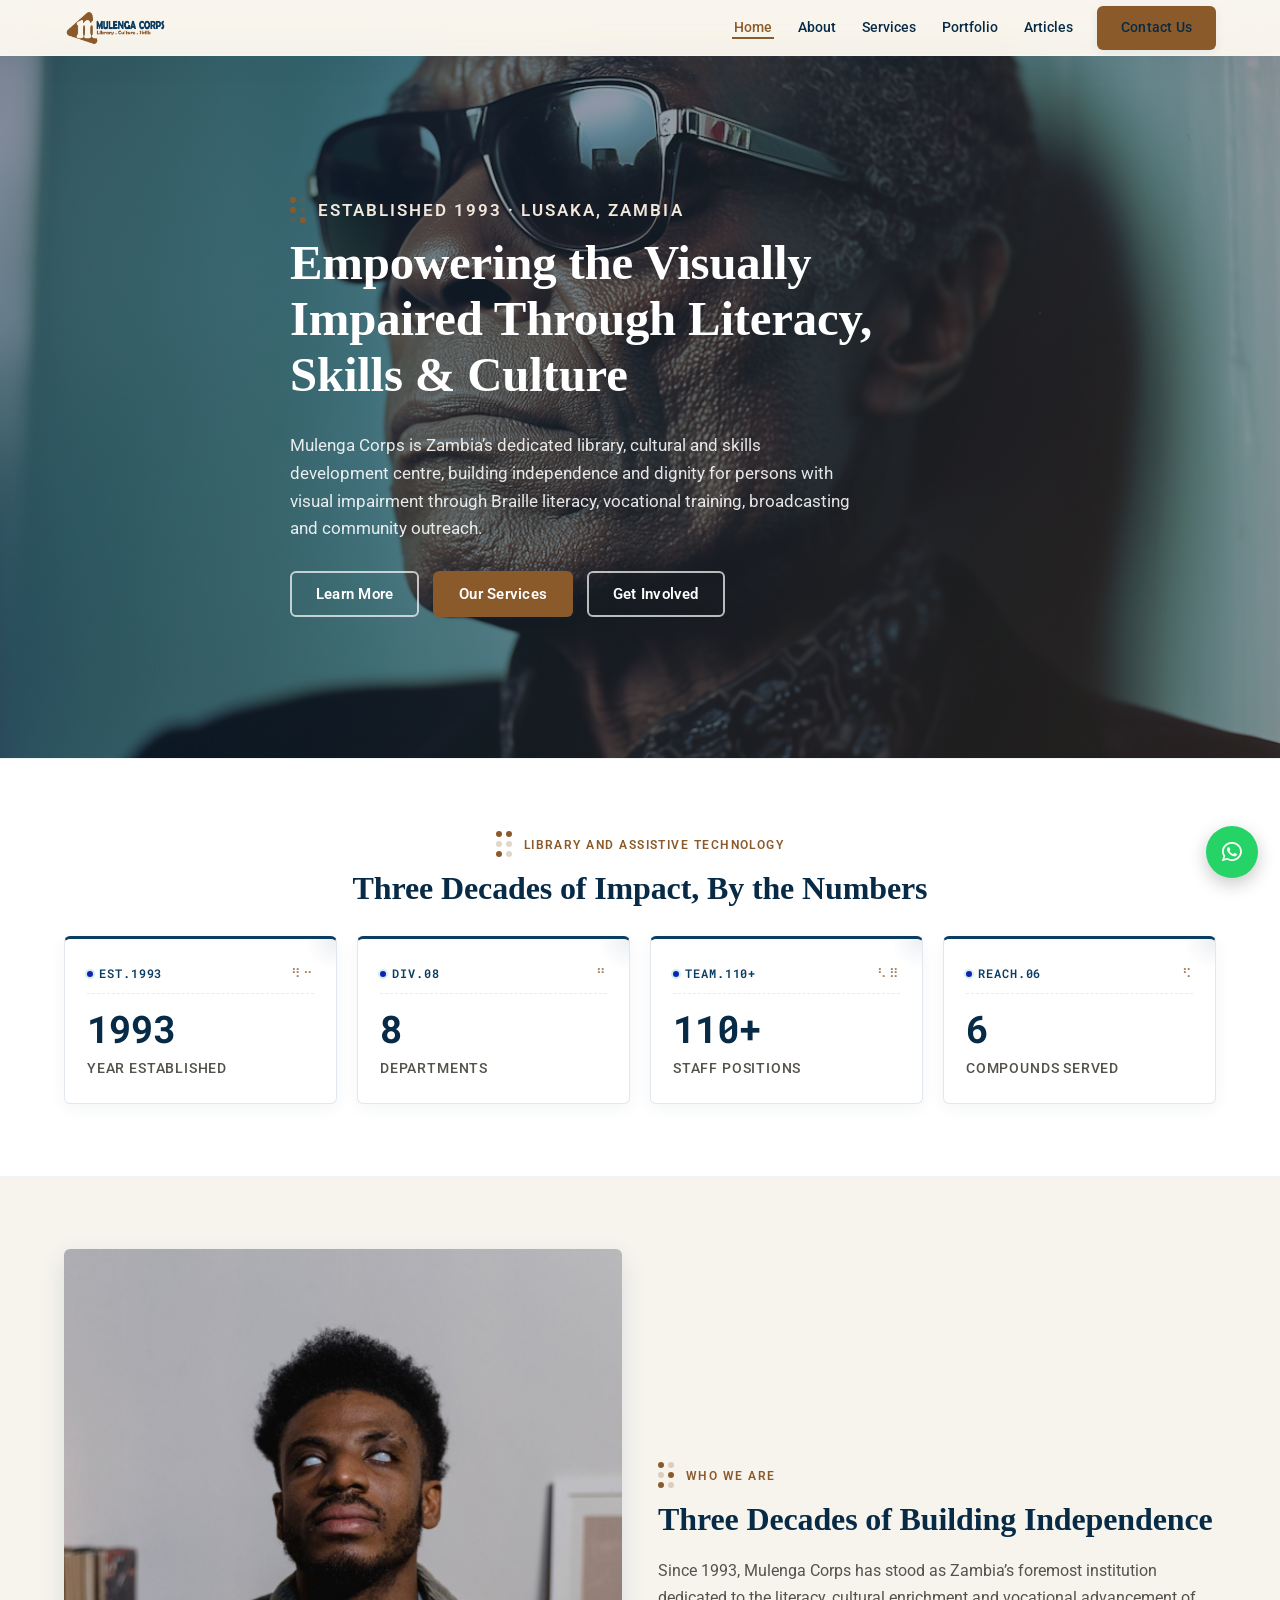
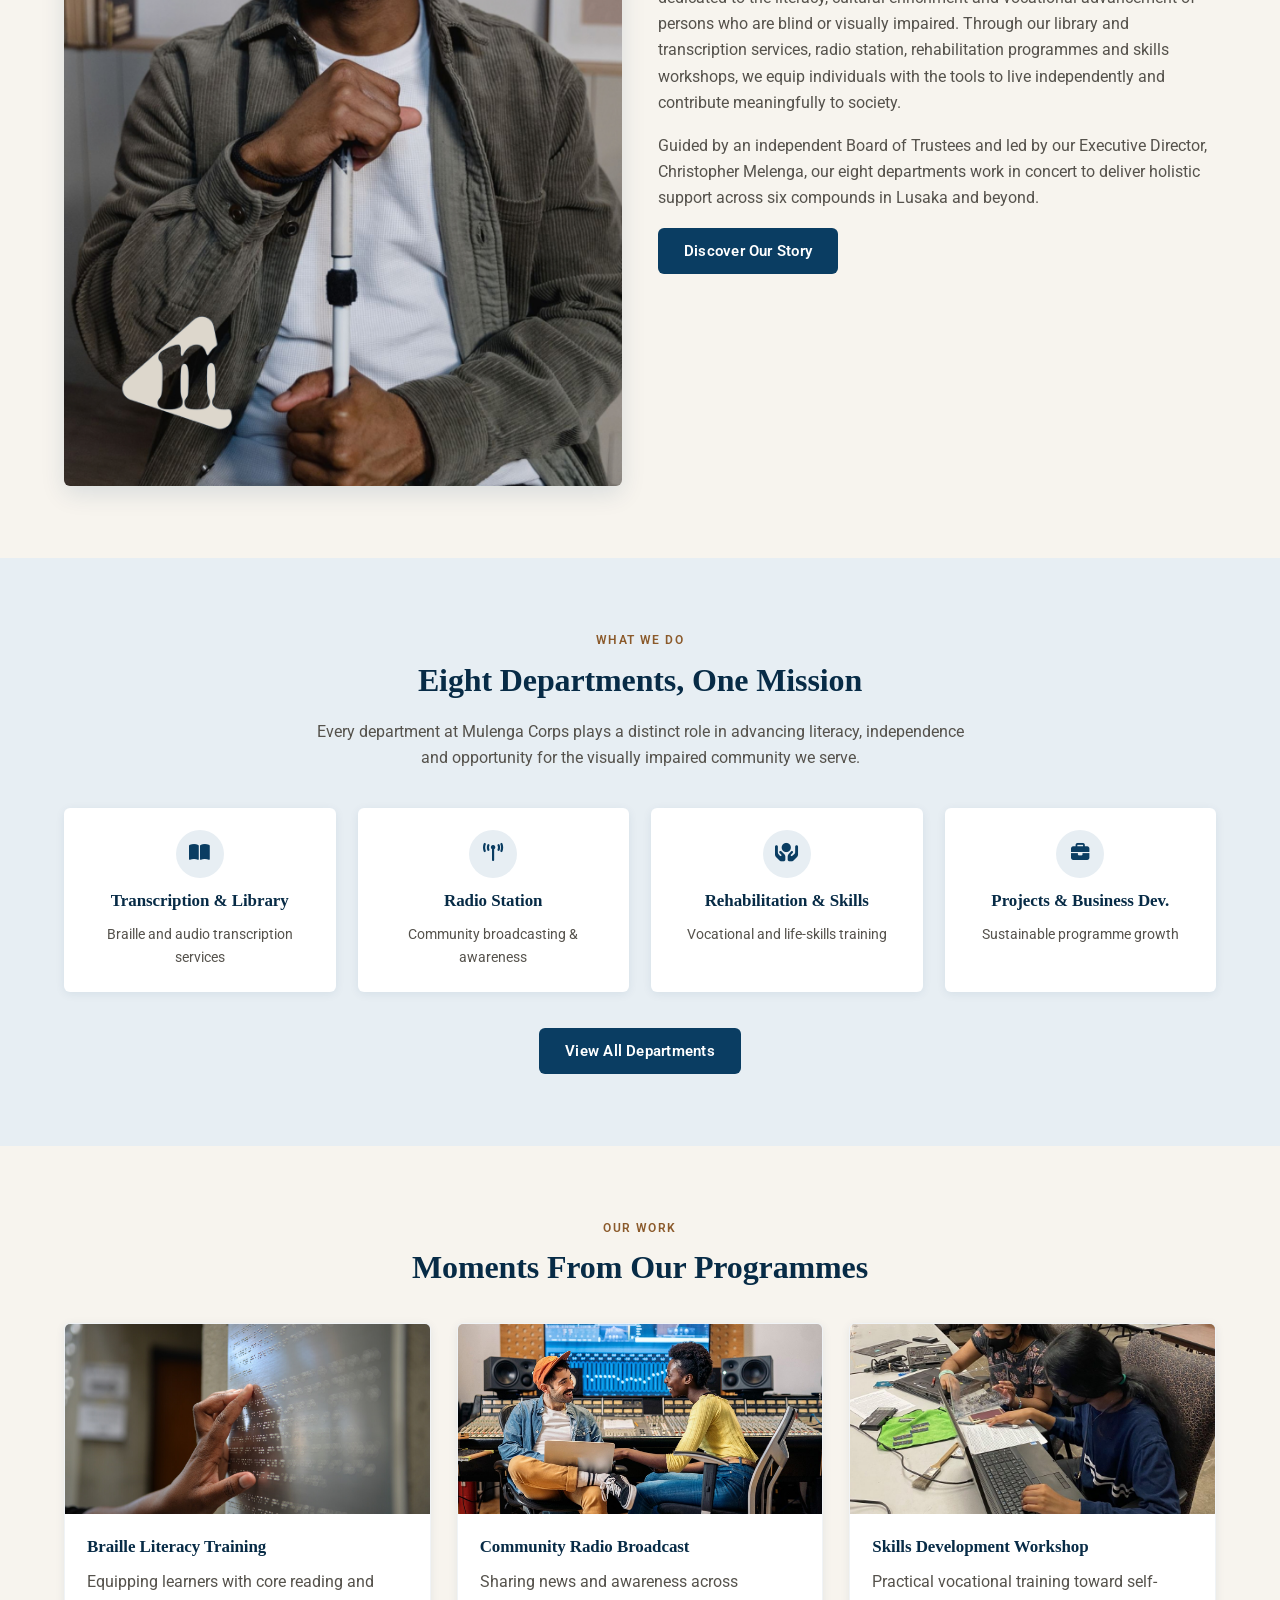
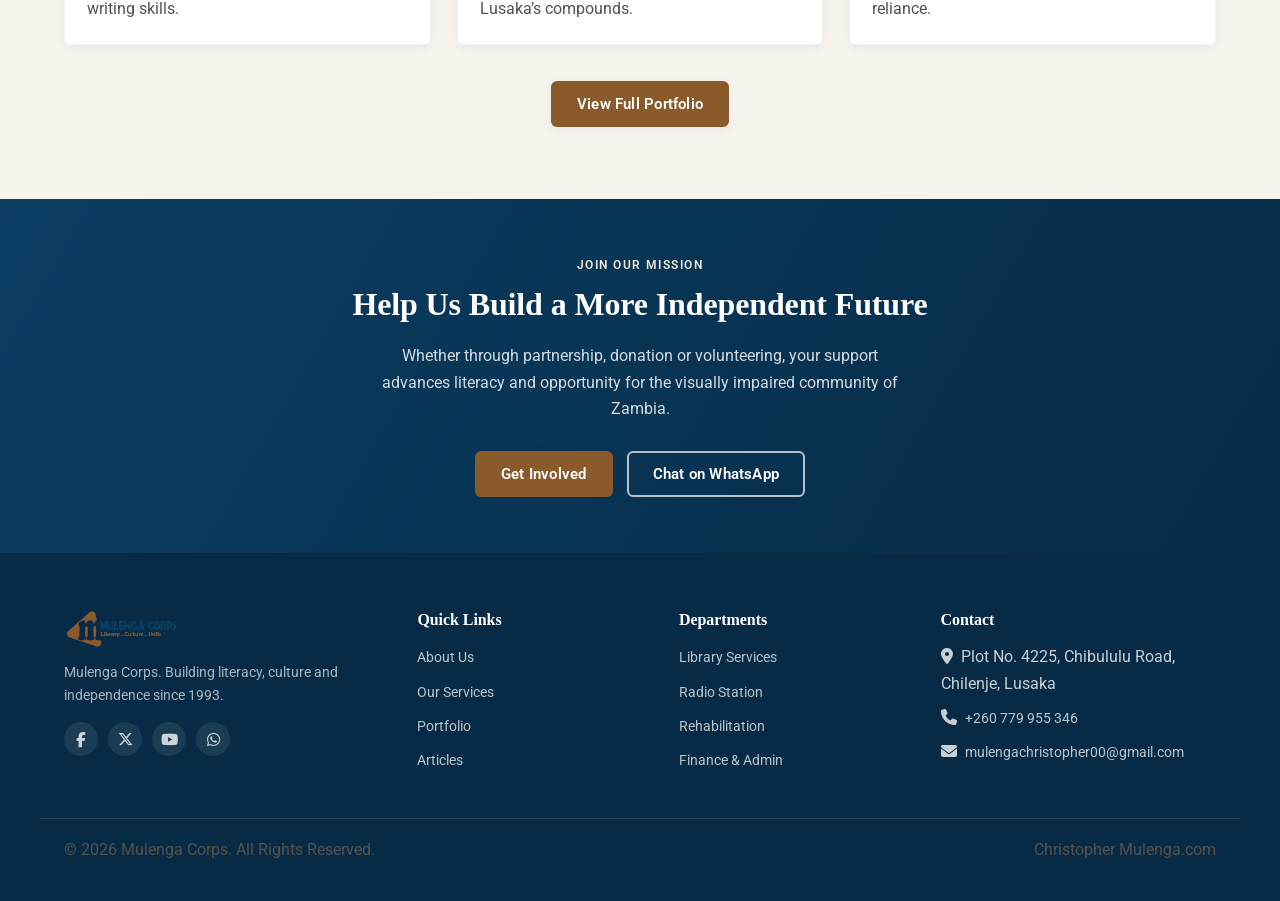
<file: index.html>
<!DOCTYPE html>
<html lang="en">
<head>
<meta charset="UTF-8">
<meta name="viewport" content="width=device-width, initial-scale=1.0">
<title>Mulenga Corps | Mulenga Corps</title>
<meta name="description" content="Mulenga Corps empowers visually impaired Zambians through literacy, Braille transcription, skills training, culture and independence since 1993.">
<link rel="icon" type="image/png" href="images/icon.png">
<link rel="preconnect" href="https://fonts.googleapis.com">
<link href="https://fonts.googleapis.com/css2?family=Playfair+Display:wght@600;700;800&family=Roboto+Mono:wght@400;500;600;700&family=Roboto:wght@300;400;500;700&display=swap" rel="stylesheet">
<link rel="stylesheet" href="https://cdnjs.cloudflare.com/ajax/libs/font-awesome/6.5.1/css/all.min.css" integrity="sha512-DTOQO9RWCH3ppGqcWaEA1BIZOC6xxalwEsw9c2QQeAIftl+Vegovlnee1c9QX4TctnWMn13TZye+giMm8e2LwA==" crossorigin="anonymous" referrerpolicy="no-referrer">
<link rel="stylesheet" href="assets/css/style.css">
</head>
<body>
<a class="skip-link" href="#main">Skip to main content</a>

<!-- ===== HEADER ===== -->
<header class="site-header">
  <div class="container">
    <a href="index.html" class="brand" aria-label="Mulenga Corps home">
      <img src="images/logo.png" alt="Mulenga Corps logo">
    </a>
    <nav class="main-nav" aria-label="Primary">
      <ul>
        <li><a href="index.html">Home</a></li>
        <li><a href="about.html">About</a></li>
        <li><a href="services.html">Services</a></li>
        <li><a href="portfolio.html">Portfolio</a></li>
        <li><a href="articles.html">Articles</a></li>
        <li><a href="contact.html" class="btn btn-primary" style="padding:10px 22px;">Contact Us</a></li>
      </ul>
    </nav>
    <button class="hamburger" aria-label="Toggle navigation menu" aria-expanded="false">
      <span></span><span></span><span></span>
    </button>
  </div>
</header>

<main id="main">

  <!-- ===== HERO ===== -->
  <section class="hero">
    <img src="images/hero.png" alt="A staff member of Mulenga Corps assisting a visually impaired client" class="hero-bg">
    <div class="container">
      <div class="hero-content">
        <p class="section-eyebrow pl-item"><span class="braille-mark"><span class="on"></span><span></span><span class="on"></span><span></span><span></span><span class="on"></span></span> Established 1993 &middot; Lusaka, Zambia</p>
        <h1 class="pl-item">Empowering the Visually Impaired Through Literacy, Skills &amp; Culture</h1>
        <p class="pl-item">Mulenga Corps is Zambia&rsquo;s dedicated library, cultural and skills development centre, building independence and dignity for persons with visual impairment through Braille literacy, vocational training, broadcasting and community outreach.</p>
        <div class="hero-actions pl-item">
          <a href="about.html" class="btn btn-outline">Learn More</a>
          <a href="services.html" class="btn btn-primary">Our Services</a>
          <a href="contact.html#involved" class="btn btn-outline">Get Involved</a>
        </div>
      </div>
    </div>
  </section>

  <!-- ===== STATS ===== -->
  <section class="section-stats" style="background:#ffffff;">
    <div class="container">
      <div class="section-head center reveal" style="margin-bottom:28px;">
        <p class="section-eyebrow" style="justify-content:center;"><span class="braille-mark"><span class="on"></span><span class="on"></span><span></span><span></span><span class="on"></span><span></span></span> Library and Assistive Technology </p>
        <h2>Three Decades of Impact, By the Numbers</h2>
      </div>
      <div class="stats-grid">
        <div class="stat-card reveal reveal-1">
          <div class="stat-tech-header">
            <span class="tech-indicator"><span class="tech-dot"></span> EST.1993</span>
            <span class="tech-tag" aria-hidden="true">&#x283B;&#x2812;</span>
          </div>
          <div class="stat-num" aria-label="1993">1993</div>
          <div class="stat-label">Year Established</div>
        </div>
        <div class="stat-card reveal reveal-2">
          <div class="stat-tech-header">
            <span class="tech-indicator"><span class="tech-dot"></span> DIV.08</span>
            <span class="tech-tag" aria-hidden="true">&#x281B;</span>
          </div>
          <div class="stat-num" aria-label="8">8</div>
          <div class="stat-label">Departments</div>
        </div>
        <div class="stat-card reveal reveal-3">
          <div class="stat-tech-header">
            <span class="tech-indicator"><span class="tech-dot"></span> TEAM.110+</span>
            <span class="tech-tag" aria-hidden="true">&#x2823;&#x283F;</span>
          </div>
          <div class="stat-num" aria-label="110 plus">110+</div>
          <div class="stat-label">Staff Positions</div>
        </div>
        <div class="stat-card reveal reveal-4">
          <div class="stat-tech-header">
            <span class="tech-indicator"><span class="tech-dot"></span> REACH.06</span>
            <span class="tech-tag" aria-hidden="true">&#x282B;</span>
          </div>
          <div class="stat-num" aria-label="6">6</div>
          <div class="stat-label">Compounds Served</div>
        </div>
      </div>
    </div>
  </section>

  <!-- ===== WHO WE ARE PREVIEW ===== -->
  <section class="bg-off">
    <div class="container grid-2">
      <div class="reveal">
        <a href="about.html"><img src="images/about.png" alt="Mulenga Corps staff and clients at the centre" style="border-radius:6px; box-shadow:var(--shadow-md);" loading="lazy"></a>
      </div>
      <div class="reveal reveal-2">
        <p class="section-eyebrow"><span class="braille-mark"><span class="on"></span><span></span><span></span><span class="on"></span><span class="on"></span><span></span></span> Who We Are</p>
        <h2>Three Decades of Building Independence</h2>
        <p>Since 1993, Mulenga Corps has stood as Zambia&rsquo;s foremost institution dedicated to the literacy, cultural enrichment and vocational advancement of persons who are blind or visually impaired. Through our library and transcription services, radio station, rehabilitation programmes and skills workshops, we equip individuals with the tools to live independently and contribute meaningfully to society.</p>
        <p>Guided by an independent Board of Trustees and led by our Executive Director, Christopher Melenga, our eight departments work in concert to deliver holistic support across six compounds in Lusaka and beyond.</p>
        <a href="about.html" class="btn btn-dark">Discover Our Story</a>
      </div>
    </div>
  </section>

  <!-- ===== DEPARTMENT PREVIEW ===== -->
  <section class="bg-tint">
    <div class="container">
      <div class="section-head center reveal">
        <p class="section-eyebrow" style="justify-content:center;">What We Do</p>
        <h2>Eight Departments, One Mission</h2>
        <p>Every department at Mulenga Corps plays a distinct role in advancing literacy, independence and opportunity for the visually impaired community we serve.</p>
      </div>
      <div class="dept-preview-grid">
        <a href="services.html#library" class="dept-mini reveal reveal-1">
          <div class="dept-icon"><i class="fa-solid fa-book-open" aria-hidden="true"></i></div>
          <h4>Transcription &amp; Library</h4>
          <p style="margin:0; font-size:.9rem;">Braille and audio transcription services</p>
        </a>
        <a href="services.html#radio" class="dept-mini reveal reveal-2">
          <div class="dept-icon"><i class="fa-solid fa-tower-broadcast" aria-hidden="true"></i></div>
          <h4>Radio Station</h4>
          <p style="margin:0; font-size:.9rem;">Community broadcasting &amp; awareness</p>
        </a>
        <a href="services.html#rehabilitation" class="dept-mini reveal reveal-3">
          <div class="dept-icon"><i class="fa-solid fa-hands-holding-circle" aria-hidden="true"></i></div>
          <h4>Rehabilitation &amp; Skills</h4>
          <p style="margin:0; font-size:.9rem;">Vocational and life-skills training</p>
        </a>
        <a href="services.html#projects" class="dept-mini reveal reveal-4">
          <div class="dept-icon"><i class="fa-solid fa-briefcase" aria-hidden="true"></i></div>
          <h4>Projects &amp; Business Dev.</h4>
          <p style="margin:0; font-size:.9rem;">Sustainable programme growth</p>
        </a>
      </div>
      <div style="text-align:center; margin-top:36px;">
        <a href="services.html" class="btn btn-dark">View All Departments</a>
      </div>
    </div>
  </section>

  <!-- ===== PORTFOLIO PREVIEW ===== -->
  <section class="bg-off">
    <div class="container">
      <div class="section-head center reveal">
        <p class="section-eyebrow" style="justify-content:center;">Our Work</p>
        <h2>Moments From Our Programmes</h2>
      </div>
      <div class="grid-3">
        <a href="portfolio.html" class="card reveal reveal-1">
          <img src="images/portfolio1.jpg" alt="Braille literacy training session" loading="lazy">
          <div class="card-body"><h4>Braille Literacy Training</h4><p style="margin:0;">Equipping learners with core reading and writing skills.</p></div>
        </a>
        <a href="portfolio.html" class="card reveal reveal-2">
          <img src="images/portfolio2.jpg" alt="Community radio broadcast in progress" loading="lazy">
          <div class="card-body"><h4>Community Radio Broadcast</h4><p style="margin:0;">Sharing news and awareness across Lusaka&rsquo;s compounds.</p></div>
        </a>
        <a href="portfolio.html" class="card reveal reveal-3">
          <img src="images/portfolio3.jpg" alt="Skills development workshop" loading="lazy">
          <div class="card-body"><h4>Skills Development Workshop</h4><p style="margin:0;">Practical vocational training toward self-reliance.</p></div>
        </a>
      </div>
      <div style="text-align:center; margin-top:36px;">
        <a href="portfolio.html" class="btn btn-primary">View Full Portfolio</a>
      </div>
    </div>
  </section>

  <!-- ===== CTA BAND ===== -->
  <section class="cta-band">
    <div class="container reveal">
      <p class="section-eyebrow" style="justify-content:center; color:var(--brown-tint);">Join Our Mission</p>
      <h2>Help Us Build a More Independent Future</h2>
      <p>Whether through partnership, donation or volunteering, your support advances literacy and opportunity for the visually impaired community of Zambia.</p>
      <div class="hero-actions" style="justify-content:center;">
        <a href="contact.html" class="btn btn-primary">Get Involved</a>
        <a href="https://wa.me/260779955346" class="btn btn-outline" target="_blank" rel="noopener">Chat on WhatsApp</a>
      </div>
    </div>
  </section>

</main>

<!-- ===== FOOTER ===== -->
<footer class="site-footer">
  <div class="container footer-grid">
    <div>
      <img src="images/logo.png" alt="Mulenga Corps logo">
      <p>Mulenga Corps. Building literacy, culture and independence since 1993.</p>
      <div class="social-row">
        <a href="#" aria-label="Facebook"><i class="fa-brands fa-facebook-f"></i></a>
        <a href="#" aria-label="Twitter / X"><i class="fa-brands fa-x-twitter"></i></a>
        <a href="#" aria-label="YouTube"><i class="fa-brands fa-youtube"></i></a>
        <a href="https://wa.me/260779955346" aria-label="WhatsApp" target="_blank" rel="noopener"><i class="fa-brands fa-whatsapp"></i></a>
      </div>
    </div>
    <div>
      <h4>Quick Links</h4>
      <ul class="footer-links">
        <li><a href="about.html">About Us</a></li>
        <li><a href="services.html">Our Services</a></li>
        <li><a href="portfolio.html">Portfolio</a></li>
        <li><a href="articles.html">Articles</a></li>
      </ul>
    </div>
    <div>
      <h4>Departments</h4>
      <ul class="footer-links">
        <li><a href="services.html#library">Library Services</a></li>
        <li><a href="services.html#radio">Radio Station</a></li>
        <li><a href="services.html#rehabilitation">Rehabilitation</a></li>
        <li><a href="services.html#finance">Finance &amp; Admin</a></li>
      </ul>
    </div>
    <div>
      <h4>Contact</h4>
      <ul class="footer-links">
        <li><i class="fa-solid fa-location-dot" aria-hidden="true"></i>&nbsp; Plot No. 4225, Chibululu Road, Chilenje, Lusaka</li>
        <li><i class="fa-solid fa-phone" aria-hidden="true"></i>&nbsp; <a href="tel:+260779955346">+260 779 955 346</a></li>
        <li><i class="fa-solid fa-envelope" aria-hidden="true"></i>&nbsp; <a href="mailto:mulengachristopher00@gmail.com">mulengachristopher00@gmail.com</a></li>
      </ul>
    </div>
  </div>
  <div class="container footer-bottom">
    <p>&copy; 2026 Mulenga Corps. All Rights Reserved.</p>
    <p>Christopher Mulenga.com</p>
  </div>
</footer>

<a href="https://wa.me/260779955346" class="whatsapp-float" target="_blank" rel="noopener" aria-label="Chat with us on WhatsApp">
  <i class="fa-brands fa-whatsapp" aria-hidden="true"></i>
</a>
<button id="back-to-top" class="back-to-top" aria-label="Back to top"><i class="fa-solid fa-arrow-up" aria-hidden="true"></i></button>

<script src="assets/js/main.js"></script>
</body>
</html>
</file>
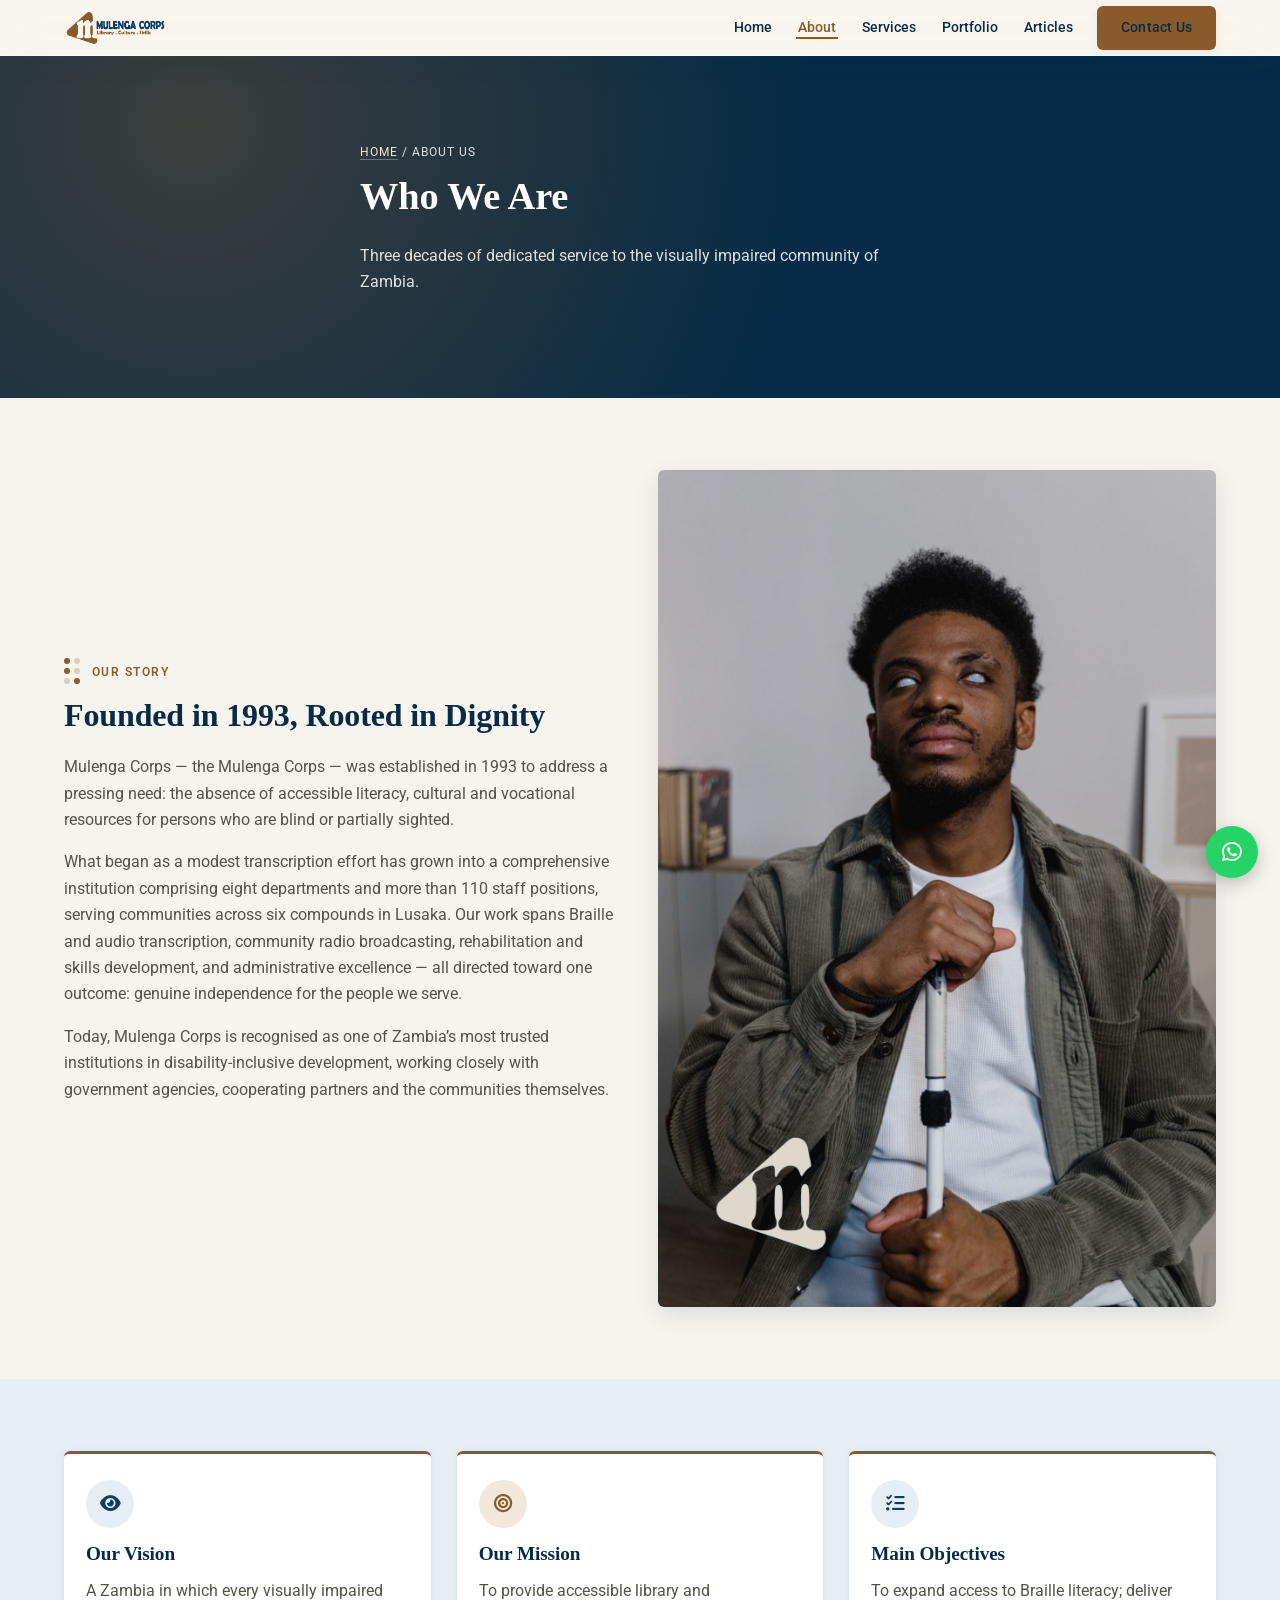
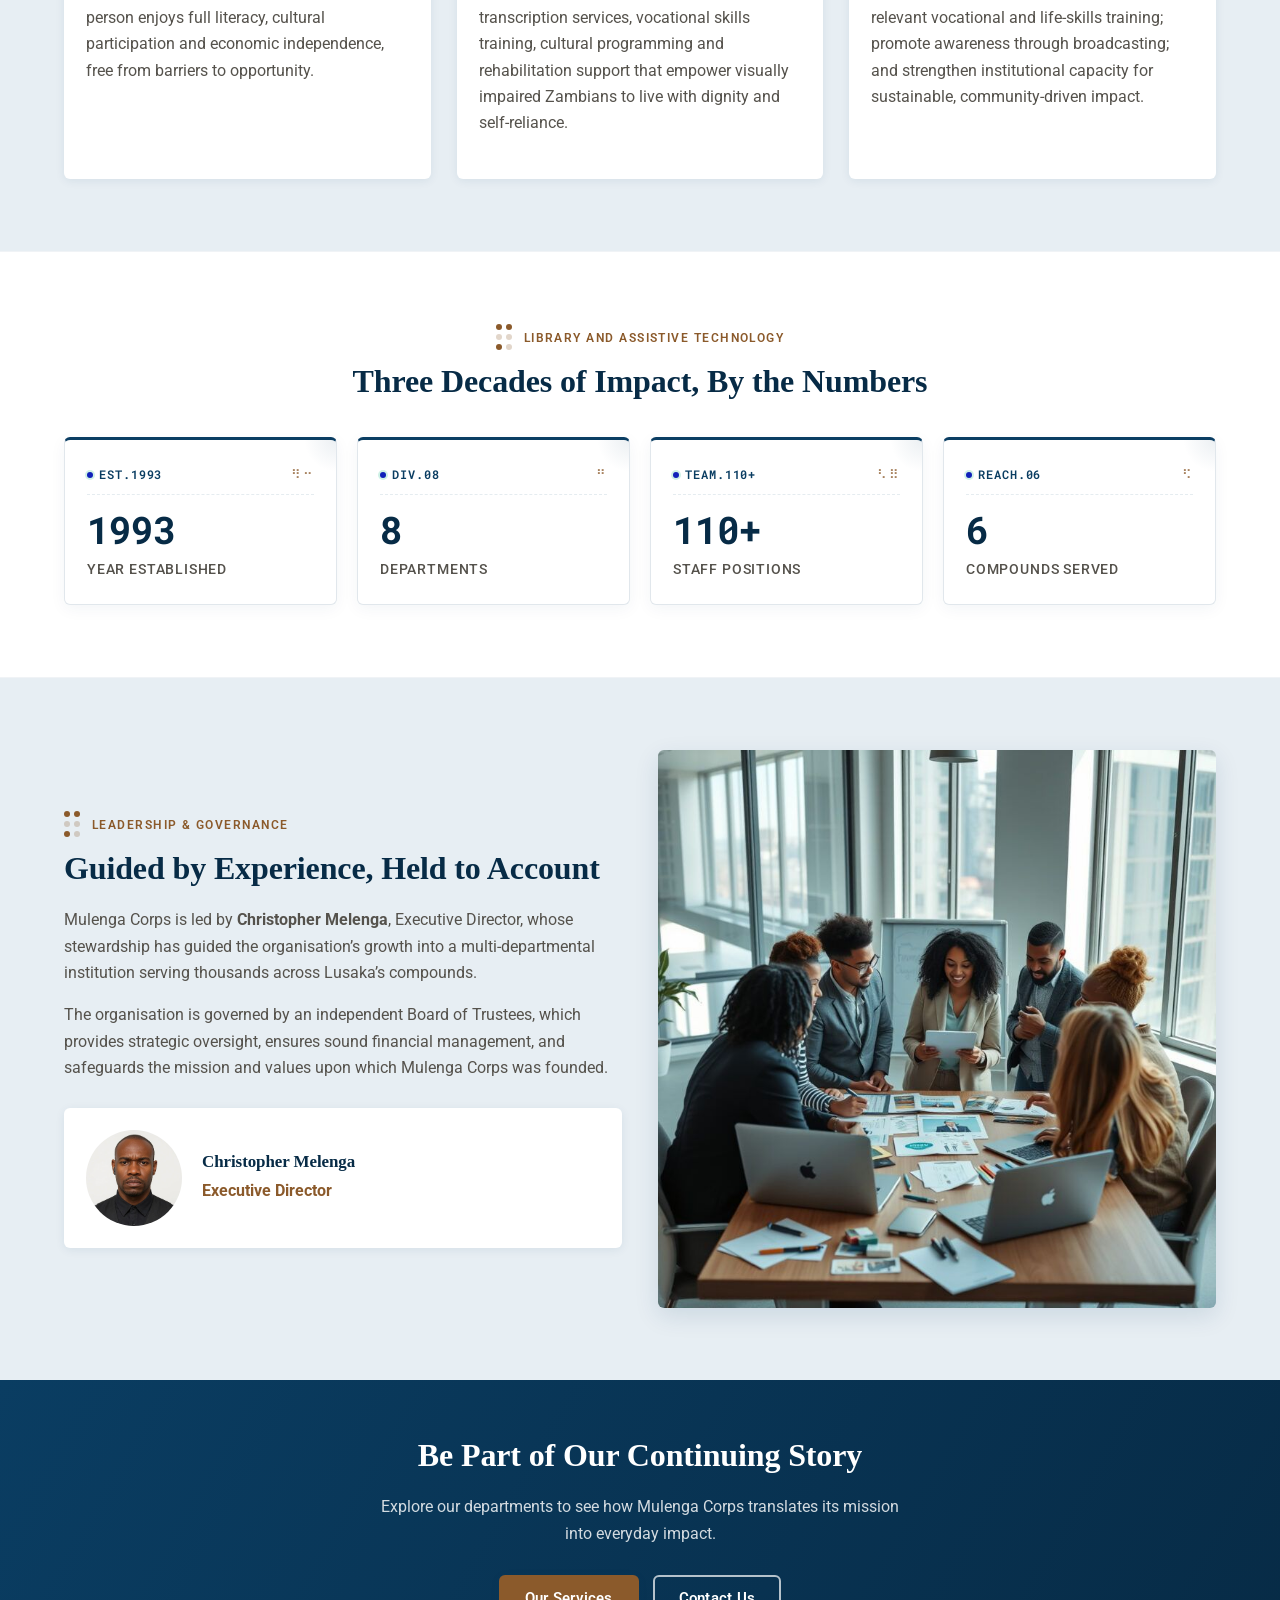
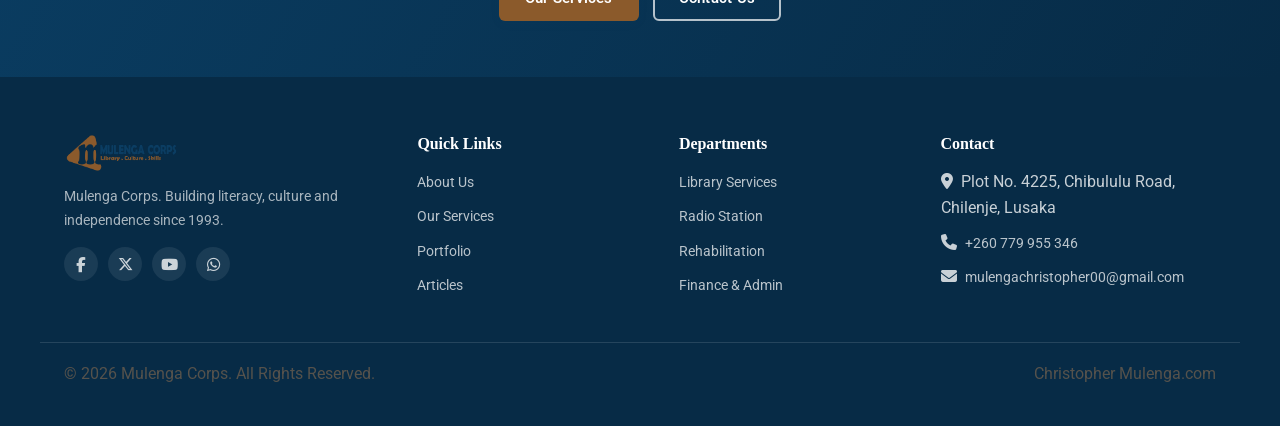
<file: about.html>
<!DOCTYPE html>
<html lang="en">
<head>
<meta charset="UTF-8">
<meta name="viewport" content="width=device-width, initial-scale=1.0">
<title>About Us | Mulenga Corps</title>
<meta name="description" content="Learn about Mulenga Corps' history, vision, mission and leadership since 1993.">
<link rel="icon" type="image/png" href="images/favicon.png">
<link rel="preconnect" href="https://fonts.googleapis.com">
<link href="https://fonts.googleapis.com/css2?family=Playfair+Display:wght@600;700;800&family=Roboto+Mono:wght@400;500;600;700&family=Roboto:wght@300;400;500;700&display=swap" rel="stylesheet">
<link rel="stylesheet" href="https://cdnjs.cloudflare.com/ajax/libs/font-awesome/6.5.1/css/all.min.css" integrity="sha512-DTOQO9RWCH3ppGqcWaEA1BIZOC6xxalwEsw9c2QQeAIftl+Vegovlnee1c9QX4TctnWMn13TZye+giMm8e2LwA==" crossorigin="anonymous" referrerpolicy="no-referrer">
<link rel="stylesheet" href="assets/css/style.css">
</head>
<body>
<a class="skip-link" href="#main">Skip to main content</a>

<header class="site-header">
  <div class="container">
    <a href="index.html" class="brand" aria-label="Mulenga Corps home">
      <img src="images/logo.png" alt="Mulenga Corps logo">
    </a>
    <nav class="main-nav" aria-label="Primary">
      <ul>
        <li><a href="index.html">Home</a></li>
        <li><a href="about.html">About</a></li>
        <li><a href="services.html">Services</a></li>
        <li><a href="portfolio.html">Portfolio</a></li>
        <li><a href="articles.html">Articles</a></li>
        <li><a href="contact.html" class="btn btn-primary" style="padding:10px 22px;">Contact Us</a></li>
      </ul>
    </nav>
    <button class="hamburger" aria-label="Toggle navigation menu" aria-expanded="false">
      <span></span><span></span><span></span>
    </button>
  </div>
</header>

<main id="main">

  <section class="page-hero">
    <div class="container">
      <p class="breadcrumb"><a href="index.html">Home</a> / About Us</p>
      <h1 class="pl-item">Who We Are</h1>
      <p class="pl-item">Three decades of dedicated service to the visually impaired community of Zambia.</p>
    </div>
  </section>

  <section class="bg-off">
    <div class="container grid-2">
      <div class="reveal">
        <p class="section-eyebrow"><span class="braille-mark"><span class="on"></span><span></span><span class="on"></span><span></span><span></span><span class="on"></span></span> Our Story</p>
        <h2>Founded in 1993, Rooted in Dignity</h2>
        <p>Mulenga Corps &mdash; the Mulenga Corps &mdash; was established in 1993 to address a pressing need: the absence of accessible literacy, cultural and vocational resources for persons who are blind or partially sighted.</p>
        <p>What began as a modest transcription effort has grown into a comprehensive institution comprising eight departments and more than 110 staff positions, serving communities across six compounds in Lusaka. Our work spans Braille and audio transcription, community radio broadcasting, rehabilitation and skills development, and administrative excellence &mdash; all directed toward one outcome: genuine independence for the people we serve.</p>
        <p>Today, Mulenga Corps is recognised as one of Zambia&rsquo;s most trusted institutions in disability-inclusive development, working closely with government agencies, cooperating partners and the communities themselves.</p>
      </div>
      <div class="reveal reveal-2">
        <img src="images/about.png" alt="Mulenga Corps building and grounds" style="border-radius:6px; box-shadow:var(--shadow-md);" loading="lazy">
      </div>
    </div>
  </section>

  <section class="bg-tint">
    <div class="container">
      <div class="grid-3">
        <div class="dept-card reveal reveal-1">
          <div class="dept-icon"><i class="fa-solid fa-eye" aria-hidden="true"></i></div>
          <h3>Our Vision</h3>
          <p>A Zambia in which every visually impaired person enjoys full literacy, cultural participation and economic independence, free from barriers to opportunity.</p>
        </div>
        <div class="dept-card reveal reveal-2">
          <div class="dept-icon"><i class="fa-solid fa-bullseye" aria-hidden="true"></i></div>
          <h3>Our Mission</h3>
          <p>To provide accessible library and transcription services, vocational skills training, cultural programming and rehabilitation support that empower visually impaired Zambians to live with dignity and self-reliance.</p>
        </div>
        <div class="dept-card reveal reveal-3">
          <div class="dept-icon"><i class="fa-solid fa-list-check" aria-hidden="true"></i></div>
          <h3>Main Objectives</h3>
          <p>To expand access to Braille literacy; deliver relevant vocational and life-skills training; promote awareness through broadcasting; and strengthen institutional capacity for sustainable, community-driven impact.</p>
        </div>
      </div>
    </div>
  </section>

  <section class="section-milestones" style="background:#ffffff;">
    <div class="container">
      <div class="section-head center reveal">
        <p class="section-eyebrow" style="justify-content:center;"><span class="braille-mark"><span class="on"></span><span class="on"></span><span></span><span></span><span class="on"></span><span></span></span> Library and Assistive Technology </p>
        <h2>Three Decades of Impact, By the Numbers</h2>
      </div>
      <div class="milestones reveal reveal-2">
        <div class="milestone">
          <div class="stat-tech-header">
            <span class="tech-indicator"><span class="tech-dot"></span> EST.1993</span>
            <span class="tech-tag" aria-hidden="true">&#x283B;&#x2812;</span>
          </div>
          <strong aria-label="1993">1993</strong>
          <span class="milestone-label">Year Established</span>
        </div>
        <div class="milestone">
          <div class="stat-tech-header">
            <span class="tech-indicator"><span class="tech-dot"></span> DIV.08</span>
            <span class="tech-tag" aria-hidden="true">&#x281B;</span>
          </div>
          <strong aria-label="8">8</strong>
          <span class="milestone-label">Departments</span>
        </div>
        <div class="milestone">
          <div class="stat-tech-header">
            <span class="tech-indicator"><span class="tech-dot"></span> TEAM.110+</span>
            <span class="tech-tag" aria-hidden="true">&#x2823;&#x283F;</span>
          </div>
          <strong aria-label="110 plus">110+</strong>
          <span class="milestone-label">Staff Positions</span>
        </div>
        <div class="milestone">
          <div class="stat-tech-header">
            <span class="tech-indicator"><span class="tech-dot"></span> REACH.06</span>
            <span class="tech-tag" aria-hidden="true">&#x282B;</span>
          </div>
          <strong aria-label="6">6</strong>
          <span class="milestone-label">Compounds Served</span>
        </div>
      </div>
    </div>
  </section>

  <section class="bg-tint">
    <div class="container grid-2">
      <div class="reveal">
        <p class="section-eyebrow"><span class="braille-mark"><span class="on"></span><span class="on"></span><span></span><span></span><span class="on"></span><span></span></span> Leadership &amp; Governance</p>
        <h2>Guided by Experience, Held to Account</h2>
        <p>Mulenga Corps is led by <strong>Christopher Melenga</strong>, Executive Director, whose stewardship has guided the organisation&rsquo;s growth into a multi-departmental institution serving thousands across Lusaka&rsquo;s compounds.</p>
        <p>The organisation is governed by an independent Board of Trustees, which provides strategic oversight, ensures sound financial management, and safeguards the mission and values upon which Mulenga Corps was founded.</p>
        <div class="leader-card" style="margin-top:26px;">
          <img src="images/myprofile.jpg" alt="Christopher Melenga, Executive Director" loading="lazy">
          <div>
            <h4 style="margin-bottom:4px;">Christopher Melenga</h4>
            <p style="margin:0; color:var(--brown); font-weight:700;">Executive Director</p>
          </div>
        </div>
      </div>
      <div class="reveal reveal-2">
        <img src="images/ourteam.jpg" alt="Mulenga Corps leadership and staff team" style="border-radius:6px; box-shadow:var(--shadow-md);" loading="lazy">
      </div>
    </div>
  </section>

  <section class="cta-band">
    <div class="container reveal">
      <h2>Be Part of Our Continuing Story</h2>
      <p>Explore our departments to see how Mulenga Corps translates its mission into everyday impact.</p>
      <div class="hero-actions" style="justify-content:center;">
        <a href="services.html" class="btn btn-primary">Our Services</a>
        <a href="contact.html" class="btn btn-outline">Contact Us</a>
      </div>
    </div>
  </section>

</main>

<footer class="site-footer">
  <div class="container footer-grid">
    <div>
      <img src="images/logo.png" alt="Mulenga Corps logo">
      <p>Mulenga Corps. Building literacy, culture and independence since 1993.</p>
      <div class="social-row">
        <a href="#" aria-label="Facebook"><i class="fa-brands fa-facebook-f"></i></a>
        <a href="#" aria-label="Twitter / X"><i class="fa-brands fa-x-twitter"></i></a>
        <a href="#" aria-label="YouTube"><i class="fa-brands fa-youtube"></i></a>
        <a href="https://wa.me/260779955346" aria-label="WhatsApp" target="_blank" rel="noopener"><i class="fa-brands fa-whatsapp"></i></a>
      </div>
    </div>
    <div>
      <h4>Quick Links</h4>
      <ul class="footer-links">
        <li><a href="about.html">About Us</a></li>
        <li><a href="services.html">Our Services</a></li>
        <li><a href="portfolio.html">Portfolio</a></li>
        <li><a href="articles.html">Articles</a></li>
      </ul>
    </div>
    <div>
      <h4>Departments</h4>
      <ul class="footer-links">
        <li><a href="services.html#library">Library Services</a></li>
        <li><a href="services.html#radio">Radio Station</a></li>
        <li><a href="services.html#rehabilitation">Rehabilitation</a></li>
        <li><a href="services.html#finance">Finance &amp; Admin</a></li>
      </ul>
    </div>
    <div>
      <h4>Contact</h4>
      <ul class="footer-links">
        <li><i class="fa-solid fa-location-dot" aria-hidden="true"></i>&nbsp; Plot No. 4225, Chibululu Road, Chilenje, Lusaka</li>
        <li><i class="fa-solid fa-phone" aria-hidden="true"></i>&nbsp; <a href="tel:+260779955346">+260 779 955 346</a></li>
        <li><i class="fa-solid fa-envelope" aria-hidden="true"></i>&nbsp; <a href="mailto:mulengachristopher00@gmail.com">mulengachristopher00@gmail.com</a></li>
      </ul>
    </div>
  </div>
  <div class="container footer-bottom">
    <p>&copy; 2026 Mulenga Corps. All Rights Reserved.</p>
    <p>Christopher Mulenga.com</p>
  </div>
</footer>

<a href="https://wa.me/260779955346" class="whatsapp-float" target="_blank" rel="noopener" aria-label="Chat with us on WhatsApp">
  <i class="fa-brands fa-whatsapp" aria-hidden="true"></i>
</a>
<button id="back-to-top" class="back-to-top" aria-label="Back to top"><i class="fa-solid fa-arrow-up" aria-hidden="true"></i></button>

<script src="assets/js/main.js"></script>
</body>
</html>
</file>
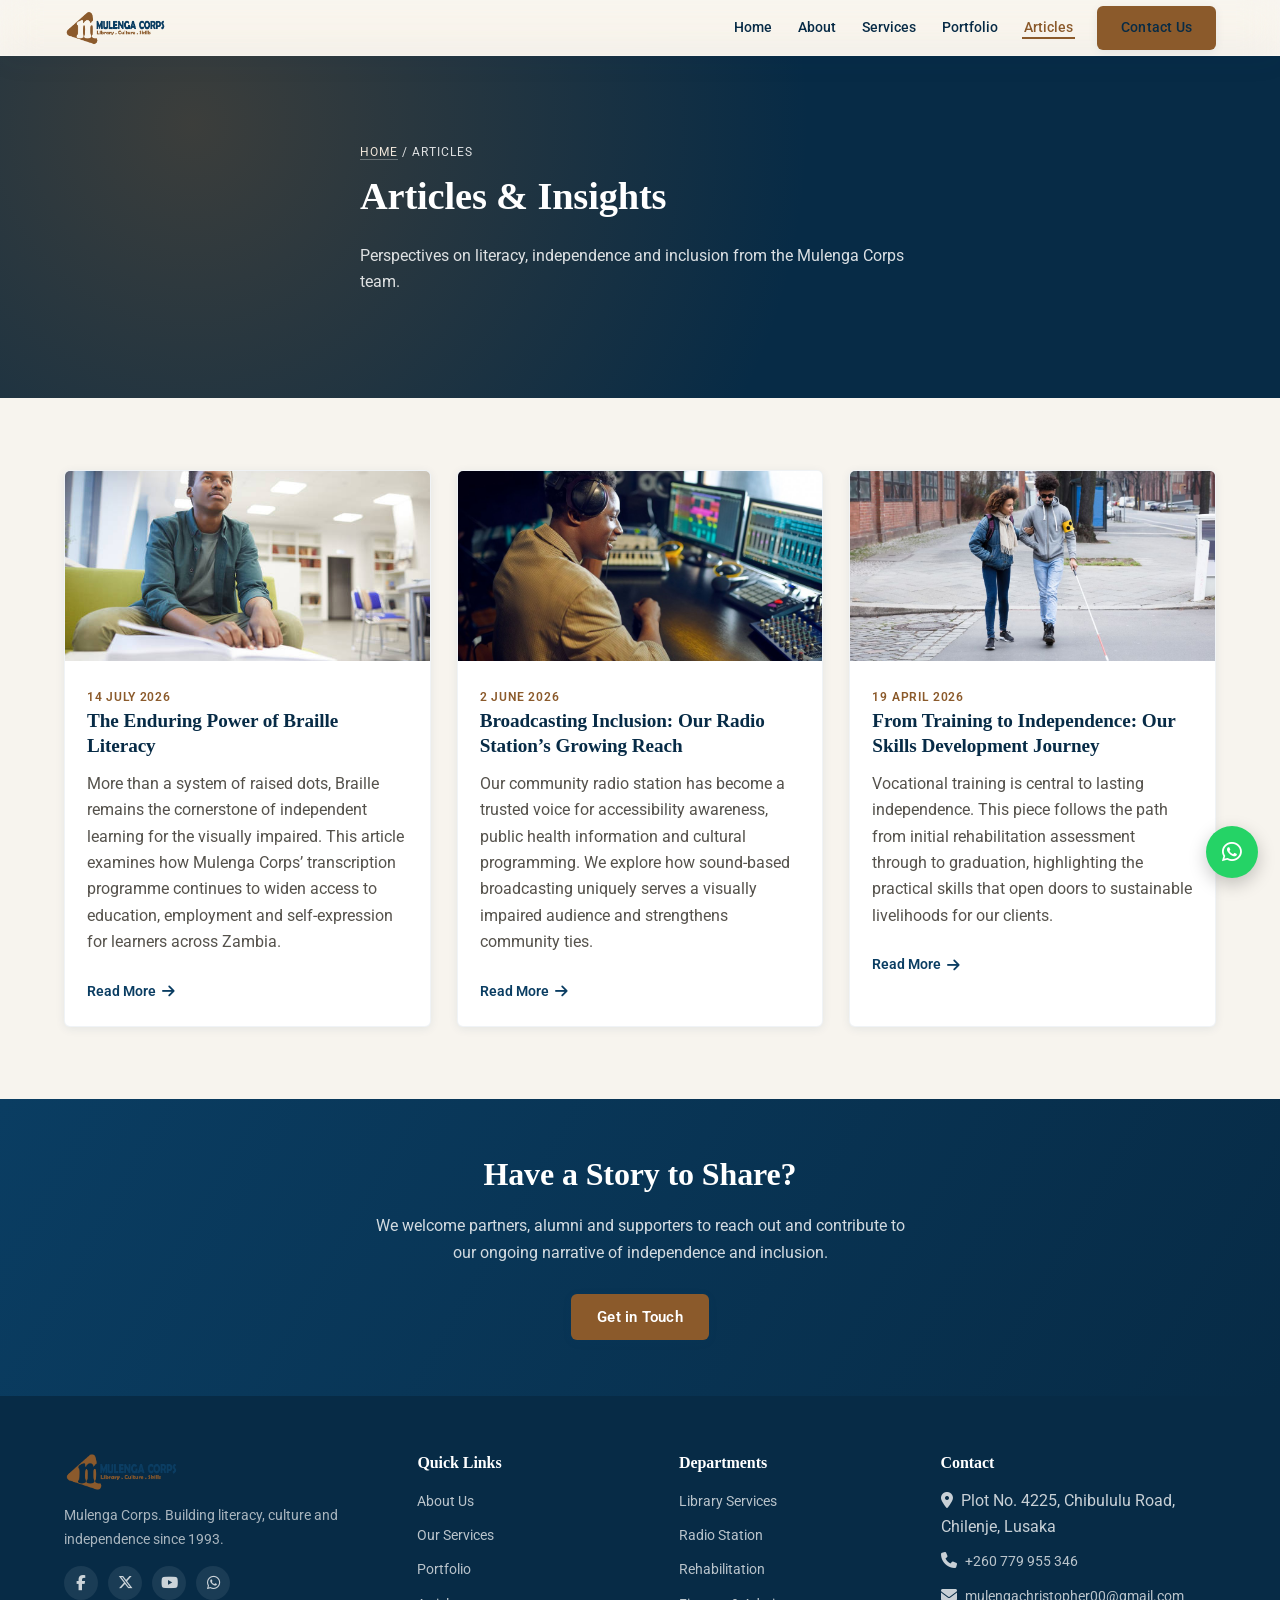
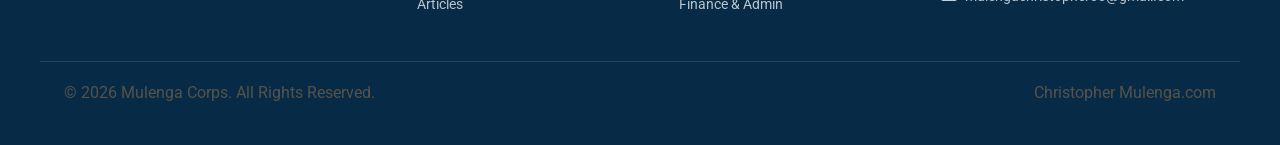
<file: articles.html>
<!DOCTYPE html>
<html lang="en">
<head>
<meta charset="UTF-8">
<meta name="viewport" content="width=device-width, initial-scale=1.0">
<title>Articles | Mulenga Corps</title>
<meta name="description" content="Read professional articles from Mulenga Corps on Braille literacy, skills training, radio broadcasting and independence.">
<link rel="icon" type="image/png" href="images/favicon.png">
<link rel="preconnect" href="https://fonts.googleapis.com">
<link href="https://fonts.googleapis.com/css2?family=Playfair+Display:wght@600;700;800&family=Roboto:wght@300;400;500;700&display=swap" rel="stylesheet">
<link rel="stylesheet" href="https://cdnjs.cloudflare.com/ajax/libs/font-awesome/6.5.1/css/all.min.css" integrity="sha512-DTOQO9RWCH3ppGqcWaEA1BIZOC6xxalwEsw9c2QQeAIftl+Vegovlnee1c9QX4TctnWMn13TZye+giMm8e2LwA==" crossorigin="anonymous" referrerpolicy="no-referrer">
<link rel="stylesheet" href="assets/css/style.css">
</head>
<body>
<a class="skip-link" href="#main">Skip to main content</a>

<header class="site-header">
  <div class="container">
    <a href="index.html" class="brand" aria-label="Mulenga Corps home">
      <img src="images/logo.png" alt="Mulenga Corps logo">
    </a>
    <nav class="main-nav" aria-label="Primary">
      <ul>
        <li><a href="index.html">Home</a></li>
        <li><a href="about.html">About</a></li>
        <li><a href="services.html">Services</a></li>
        <li><a href="portfolio.html">Portfolio</a></li>
        <li><a href="articles.html">Articles</a></li>
        <li><a href="contact.html" class="btn btn-primary" style="padding:10px 22px;">Contact Us</a></li>
      </ul>
    </nav>
    <button class="hamburger" aria-label="Toggle navigation menu" aria-expanded="false">
      <span></span><span></span><span></span>
    </button>
  </div>
</header>

<main id="main">

  <section class="page-hero">
    <div class="container">
      <p class="breadcrumb"><a href="index.html">Home</a> / Articles</p>
      <h1 class="pl-item">Articles &amp; Insights</h1>
      <p class="pl-item">Perspectives on literacy, independence and inclusion from the Mulenga Corps team.</p>
    </div>
  </section>

  <section class="bg-off">
    <div class="container">
      <div class="grid-3">

        <article class="card article-card reveal reveal-1">
          <img src="images/braille.jpg" alt="Braille reading materials" loading="lazy">
          <div class="card-body">
            <span class="date">14 July 2026</span>
            <h3>The Enduring Power of Braille Literacy</h3>
            <p>More than a system of raised dots, Braille remains the cornerstone of independent learning for the visually impaired. This article examines how Mulenga Corps&rsquo; transcription programme continues to widen access to education, employment and self-expression for learners across Zambia.</p>
            <a href="#" class="read-more">Read More <i class="fa-solid fa-arrow-right" aria-hidden="true"></i></a>
          </div>
        </article>

        <article class="card article-card reveal reveal-2">
          <img src="images/radio.png" alt="Community radio microphone" loading="lazy">
          <div class="card-body">
            <span class="date">2 June 2026</span>
            <h3>Broadcasting Inclusion: Our Radio Station&rsquo;s Growing Reach</h3>
            <p>Our community radio station has become a trusted voice for accessibility awareness, public health information and cultural programming. We explore how sound-based broadcasting uniquely serves a visually impaired audience and strengthens community ties.</p>
            <a href="#" class="read-more">Read More <i class="fa-solid fa-arrow-right" aria-hidden="true"></i></a>
          </div>
        </article>

        <article class="card article-card reveal reveal-3">
          <img src="images/rehabilitation.jpg" alt="Skills training session" loading="lazy">
          <div class="card-body">
            <span class="date">19 April 2026</span>
            <h3>From Training to Independence: Our Skills Development Journey</h3>
            <p>Vocational training is central to lasting independence. This piece follows the path from initial rehabilitation assessment through to graduation, highlighting the practical skills that open doors to sustainable livelihoods for our clients.</p>
            <a href="#" class="read-more">Read More <i class="fa-solid fa-arrow-right" aria-hidden="true"></i></a>
          </div>
        </article>

      </div>
    </div>
  </section>

  <section class="cta-band">
    <div class="container reveal">
      <h2>Have a Story to Share?</h2>
      <p>We welcome partners, alumni and supporters to reach out and contribute to our ongoing narrative of independence and inclusion.</p>
      <div class="hero-actions" style="justify-content:center;">
        <a href="contact.html" class="btn btn-primary">Get in Touch</a>
      </div>
    </div>
  </section>

</main>

<footer class="site-footer">
  <div class="container footer-grid">
    <div>
      <img src="images/logo.png" alt="Mulenga Corps logo">
      <p>Mulenga Corps. Building literacy, culture and independence since 1993.</p>
      <div class="social-row">
        <a href="#" aria-label="Facebook"><i class="fa-brands fa-facebook-f"></i></a>
        <a href="#" aria-label="Twitter / X"><i class="fa-brands fa-x-twitter"></i></a>
        <a href="#" aria-label="YouTube"><i class="fa-brands fa-youtube"></i></a>
        <a href="https://wa.me/260779955346" aria-label="WhatsApp" target="_blank" rel="noopener"><i class="fa-brands fa-whatsapp"></i></a>
      </div>
    </div>
    <div>
      <h4>Quick Links</h4>
      <ul class="footer-links">
        <li><a href="about.html">About Us</a></li>
        <li><a href="services.html">Our Services</a></li>
        <li><a href="portfolio.html">Portfolio</a></li>
        <li><a href="articles.html">Articles</a></li>
      </ul>
    </div>
    <div>
      <h4>Departments</h4>
      <ul class="footer-links">
        <li><a href="services.html#library">Library Services</a></li>
        <li><a href="services.html#radio">Radio Station</a></li>
        <li><a href="services.html#rehabilitation">Rehabilitation</a></li>
        <li><a href="services.html#finance">Finance &amp; Admin</a></li>
      </ul>
    </div>
    <div>
      <h4>Contact</h4>
      <ul class="footer-links">
        <li><i class="fa-solid fa-location-dot" aria-hidden="true"></i>&nbsp; Plot No. 4225, Chibululu Road, Chilenje, Lusaka</li>
        <li><i class="fa-solid fa-phone" aria-hidden="true"></i>&nbsp; <a href="tel:+260779955346">+260 779 955 346</a></li>
        <li><i class="fa-solid fa-envelope" aria-hidden="true"></i>&nbsp; <a href="mailto:mulengachristopher00@gmail.com">mulengachristopher00@gmail.com</a></li>
      </ul>
    </div>
  </div>
  <div class="container footer-bottom">
    <p>&copy; 2026 Mulenga Corps. All Rights Reserved.</p>
    <p>Christopher Mulenga.com</p>
  </div>
</footer>

<a href="https://wa.me/260779955346" class="whatsapp-float" target="_blank" rel="noopener" aria-label="Chat with us on WhatsApp">
  <i class="fa-brands fa-whatsapp" aria-hidden="true"></i>
</a>
<button id="back-to-top" class="back-to-top" aria-label="Back to top"><i class="fa-solid fa-arrow-up" aria-hidden="true"></i></button>

<script src="assets/js/main.js"></script>
</body>
</html>
</file>
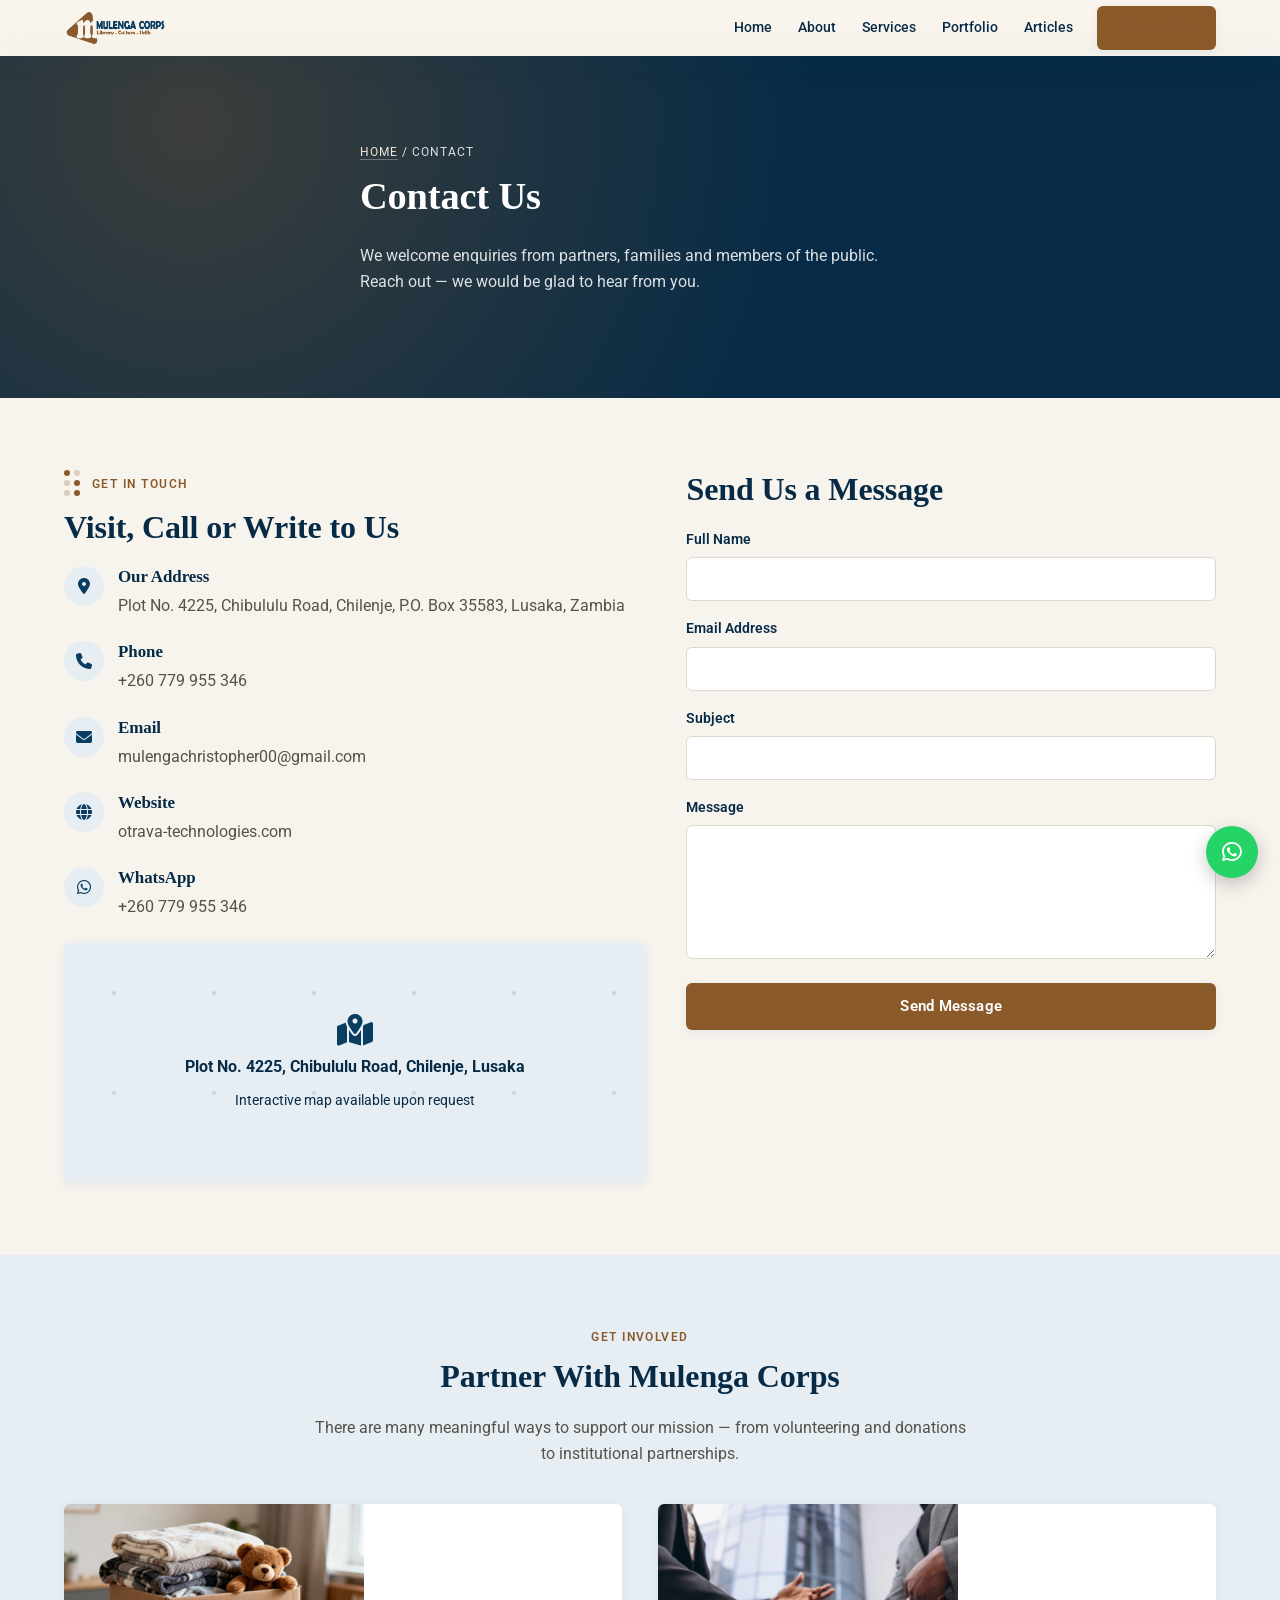
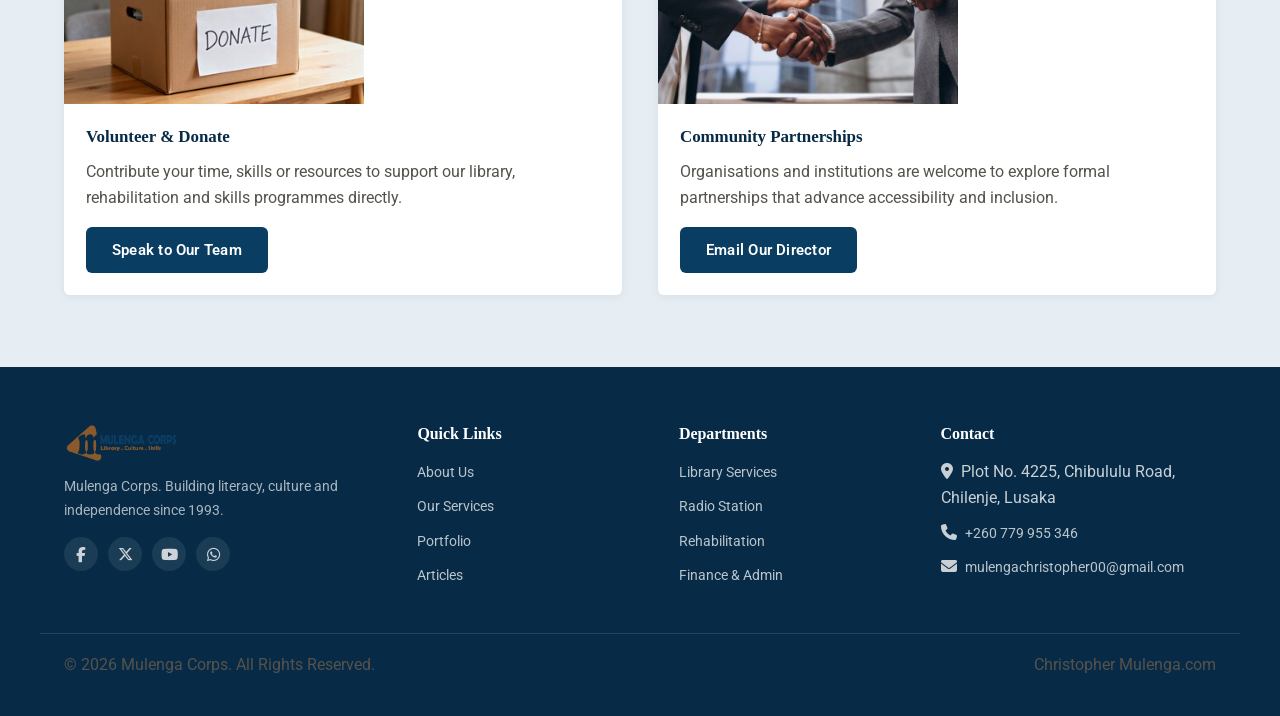
<file: contact.html>
<!DOCTYPE html>
<html lang="en">
<head>
<meta charset="UTF-8">
<meta name="viewport" content="width=device-width, initial-scale=1.0">
<title>Contact Us | Mulenga Corps</title>
<meta name="description" content="Get in touch with Mulenga Corps in Lusaka, Zambia. Reach us by phone, email, WhatsApp or our contact form.">
<link rel="icon" type="image/png" href="images/favicon.png">
<link rel="preconnect" href="https://fonts.googleapis.com">
<link href="https://fonts.googleapis.com/css2?family=Playfair+Display:wght@600;700;800&family=Roboto:wght@300;400;500;700&display=swap" rel="stylesheet">
<link rel="stylesheet" href="https://cdnjs.cloudflare.com/ajax/libs/font-awesome/6.5.1/css/all.min.css" integrity="sha512-DTOQO9RWCH3ppGqcWaEA1BIZOC6xxalwEsw9c2QQeAIftl+Vegovlnee1c9QX4TctnWMn13TZye+giMm8e2LwA==" crossorigin="anonymous" referrerpolicy="no-referrer">
<link rel="stylesheet" href="assets/css/style.css">
</head>
<body>
<a class="skip-link" href="#main">Skip to main content</a>

<header class="site-header">
  <div class="container">
    <a href="index.html" class="brand" aria-label="Mulenga Corps home">
      <img src="images/logo.png" alt="Mulenga Corps logo">
    </a>
    <nav class="main-nav" aria-label="Primary">
      <ul>
        <li><a href="index.html">Home</a></li>
        <li><a href="about.html">About</a></li>
        <li><a href="services.html">Services</a></li>
        <li><a href="portfolio.html">Portfolio</a></li>
        <li><a href="articles.html">Articles</a></li>
        <li><a href="contact.html" class="btn btn-primary" style="padding:10px 22px;">Contact Us</a></li>
      </ul>
    </nav>
    <button class="hamburger" aria-label="Toggle navigation menu" aria-expanded="false">
      <span></span><span></span><span></span>
    </button>
  </div>
</header>

<main id="main">

  <section class="page-hero">
    <div class="container">
      <p class="breadcrumb"><a href="index.html">Home</a> / Contact</p>
      <h1 class="pl-item">Contact Us</h1>
      <p class="pl-item">We welcome enquiries from partners, families and members of the public. Reach out &mdash; we would be glad to hear from you.</p>
    </div>
  </section>

  <section class="bg-off">
    <div class="container contact-grid">

      <div class="reveal">
        <p class="section-eyebrow"><span class="braille-mark"><span class="on"></span><span></span><span></span><span class="on"></span><span></span><span class="on"></span></span> Get in Touch</p>
        <h2>Visit, Call or Write to Us</h2>

        <div class="info-item">
          <div class="info-icon"><i class="fa-solid fa-location-dot" aria-hidden="true"></i></div>
          <div>
            <h4 style="margin-bottom:4px;">Our Address</h4>
            <p style="margin:0;">Plot No. 4225, Chibululu Road, Chilenje, P.O. Box 35583, Lusaka, Zambia</p>
          </div>
        </div>

        <div class="info-item">
          <div class="info-icon"><i class="fa-solid fa-phone" aria-hidden="true"></i></div>
          <div>
            <h4 style="margin-bottom:4px;">Phone</h4>
            <p style="margin:0;"><a href="tel:+260779955346">+260 779 955 346</a></p>
          </div>
        </div>

        <div class="info-item">
          <div class="info-icon"><i class="fa-solid fa-envelope" aria-hidden="true"></i></div>
          <div>
            <h4 style="margin-bottom:4px;">Email</h4>
            <p style="margin:0;"><a href="mailto:mulengachristopher00@gmail.com">mulengachristopher00@gmail.com</a></p>
          </div>
        </div>

        <div class="info-item">
          <div class="info-icon"><i class="fa-solid fa-globe" aria-hidden="true"></i></div>
          <div>
            <h4 style="margin-bottom:4px;">Website</h4>
            <p style="margin:0;"><a href="https://otrava-technologies.com" target="_blank" rel="noopener">otrava-technologies.com</a></p>
          </div>
        </div>

        <div class="info-item">
          <div class="info-icon"><i class="fa-brands fa-whatsapp" aria-hidden="true"></i></div>
          <div>
            <h4 style="margin-bottom:4px;">WhatsApp</h4>
            <p style="margin:0;"><a href="https://wa.me/260779955346" target="_blank" rel="noopener">+260 779 955 346</a></p>
          </div>
        </div>

        <div class="map-wrap">
          <div class="map-placeholder">
            <i class="fa-solid fa-map-location-dot fa-2x" aria-hidden="true" style="color:var(--blue);"></i>
            <strong>Plot No. 4225, Chibululu Road, Chilenje, Lusaka</strong>
            <span style="font-size:.85rem;">Interactive map available upon request</span>
          </div>
        </div>
      </div>

      <div class="reveal reveal-2">
        <h2>Send Us a Message</h2>
        <form id="contact-form" action="https://formspree.io/f/your-form-id" method="POST" novalidate>
          <div class="form-group">
            <label for="name">Full Name</label>
            <input type="text" id="name" name="name" required autocomplete="name">
            <p class="field-error">This field is required.</p>
          </div>
          <div class="form-group">
            <label for="email">Email Address</label>
            <input type="email" id="email" name="email" required autocomplete="email">
            <p class="field-error">Please enter a valid email address.</p>
          </div>
          <div class="form-group">
            <label for="subject">Subject</label>
            <input type="text" id="subject" name="subject" required>
            <p class="field-error">This field is required.</p>
          </div>
          <div class="form-group">
            <label for="message">Message</label>
            <textarea id="message" name="message" rows="6" required></textarea>
            <p class="field-error">This field is required.</p>
          </div>
          <button type="submit" class="btn btn-primary" style="width:100%;">Send Message</button>
          <div id="form-message" class="form-msg" role="status" aria-live="polite"></div>
        </form>
      </div>

    </div>
  </section>

  <section id="involved" class="bg-tint">
    <div class="container">
      <div class="section-head center reveal">
        <p class="section-eyebrow" style="justify-content:center;">Get Involved</p>
        <h2>Partner With Mulenga Corps</h2>
        <p>There are many meaningful ways to support our mission &mdash; from volunteering and donations to institutional partnerships.</p>
      </div>
      <div class="grid-2">
        <div class="involve-card reveal">
          <img src="images/donate.jpg" alt="Volunteers assisting Mulenga Corps programmes" loading="lazy">
          <div class="card-body">
            <h4>Volunteer &amp; Donate</h4>
            <p>Contribute your time, skills or resources to support our library, rehabilitation and skills programmes directly.</p>
            <a href="https://wa.me/260779955346" class="btn btn-dark" target="_blank" rel="noopener">Speak to Our Team</a>
          </div>
        </div>
        <div class="involve-card reveal reveal-2">
          <img src="images/partnerships.jpg" alt="Community members at a Mulenga Corps event" loading="lazy">
          <div class="card-body">
            <h4>Community Partnerships</h4>
            <p>Organisations and institutions are welcome to explore formal partnerships that advance accessibility and inclusion.</p>
            <a href="mailto:mulengachristopher00@gmail.com" class="btn btn-dark">Email Our Director</a>
          </div>
        </div>
      </div>
    </div>
  </section>

</main>

<footer class="site-footer">
  <div class="container footer-grid">
    <div>
      <img src="images/logo.png" alt="Mulenga Corps logo">
      <p>Mulenga Corps. Building literacy, culture and independence since 1993.</p>
      <div class="social-row">
        <a href="#" aria-label="Facebook"><i class="fa-brands fa-facebook-f"></i></a>
        <a href="#" aria-label="Twitter / X"><i class="fa-brands fa-x-twitter"></i></a>
        <a href="#" aria-label="YouTube"><i class="fa-brands fa-youtube"></i></a>
        <a href="https://wa.me/260779955346" aria-label="WhatsApp" target="_blank" rel="noopener"><i class="fa-brands fa-whatsapp"></i></a>
      </div>
    </div>
    <div>
      <h4>Quick Links</h4>
      <ul class="footer-links">
        <li><a href="about.html">About Us</a></li>
        <li><a href="services.html">Our Services</a></li>
        <li><a href="portfolio.html">Portfolio</a></li>
        <li><a href="articles.html">Articles</a></li>
      </ul>
    </div>
    <div>
      <h4>Departments</h4>
      <ul class="footer-links">
        <li><a href="services.html#library">Library Services</a></li>
        <li><a href="services.html#radio">Radio Station</a></li>
        <li><a href="services.html#rehabilitation">Rehabilitation</a></li>
        <li><a href="services.html#finance">Finance &amp; Admin</a></li>
      </ul>
    </div>
    <div>
      <h4>Contact</h4>
      <ul class="footer-links">
        <li><i class="fa-solid fa-location-dot" aria-hidden="true"></i>&nbsp; Plot No. 4225, Chibululu Road, Chilenje, Lusaka</li>
        <li><i class="fa-solid fa-phone" aria-hidden="true"></i>&nbsp; <a href="tel:+260779955346">+260 779 955 346</a></li>
        <li><i class="fa-solid fa-envelope" aria-hidden="true"></i>&nbsp; <a href="mailto:mulengachristopher00@gmail.com">mulengachristopher00@gmail.com</a></li>
      </ul>
    </div>
  </div>
  <div class="container footer-bottom">
    <p>&copy; 2026 Mulenga Corps. All Rights Reserved.</p>
    <p>Christopher Mulenga.com</p>
  </div>
</footer>

<a href="https://wa.me/260779955346" class="whatsapp-float" target="_blank" rel="noopener" aria-label="Chat with us on WhatsApp">
  <i class="fa-brands fa-whatsapp" aria-hidden="true"></i>
</a>
<button id="back-to-top" class="back-to-top" aria-label="Back to top"><i class="fa-solid fa-arrow-up" aria-hidden="true"></i></button>

<script src="assets/js/main.js"></script>
</body>
</html>
</file>
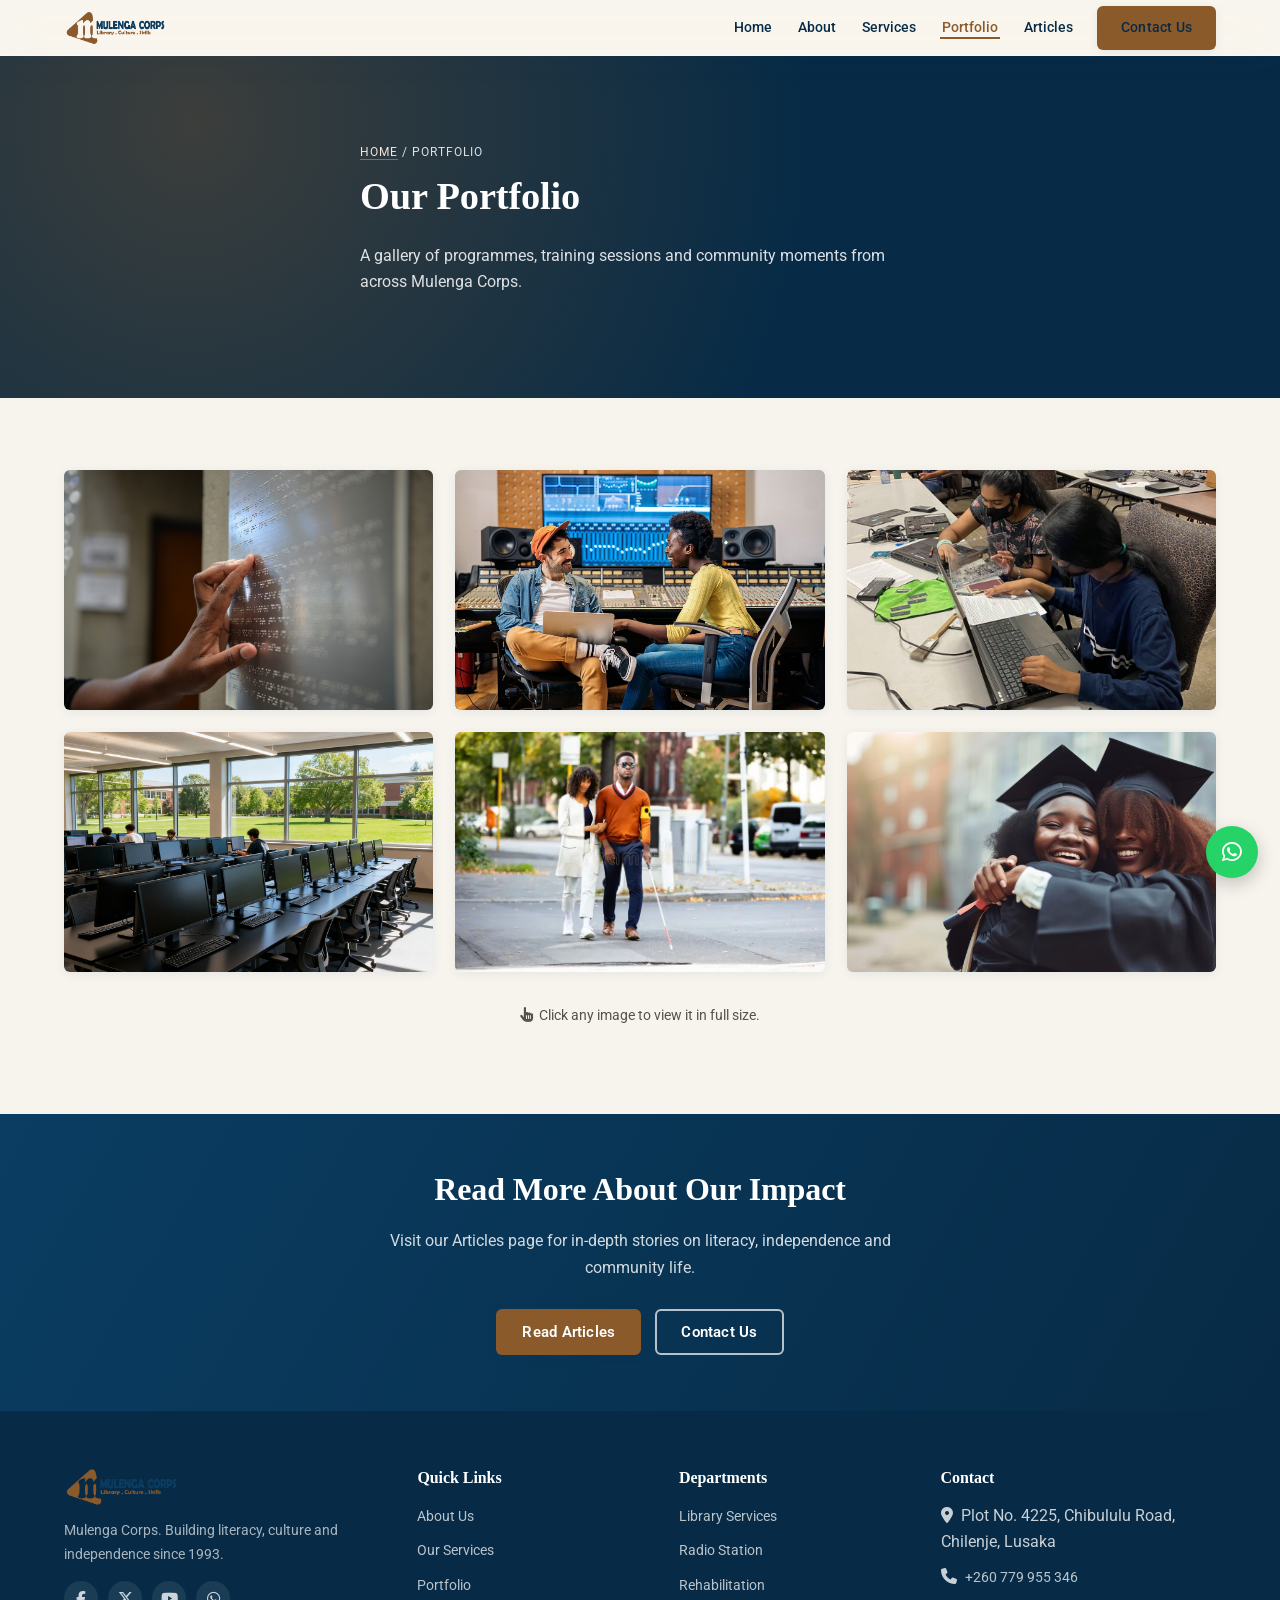
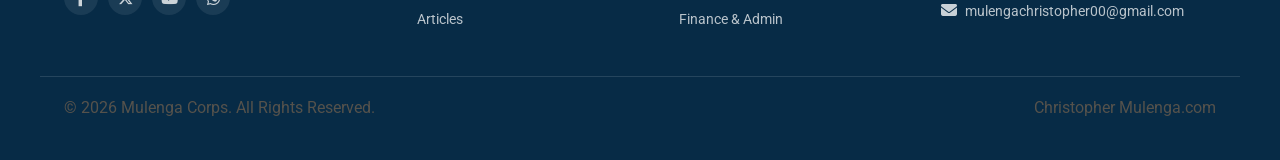
<file: portfolio.html>
<!DOCTYPE html>
<html lang="en">
<head>
<meta charset="UTF-8">
<meta name="viewport" content="width=device-width, initial-scale=1.0">
<title>Portfolio | Mulenga Corps</title>
<meta name="description" content="A gallery of Mulenga Corps' programmes and activities in action.">
<link rel="icon" type="image/png" href="images/favicon.png">
<link rel="preconnect" href="https://fonts.googleapis.com">
<link href="https://fonts.googleapis.com/css2?family=Playfair+Display:wght@600;700;800&family=Roboto:wght@300;400;500;700&display=swap" rel="stylesheet">
<link rel="stylesheet" href="https://cdnjs.cloudflare.com/ajax/libs/font-awesome/6.5.1/css/all.min.css" integrity="sha512-DTOQO9RWCH3ppGqcWaEA1BIZOC6xxalwEsw9c2QQeAIftl+Vegovlnee1c9QX4TctnWMn13TZye+giMm8e2LwA==" crossorigin="anonymous" referrerpolicy="no-referrer">
<link rel="stylesheet" href="assets/css/style.css">
</head>
<body>
<a class="skip-link" href="#main">Skip to main content</a>

<header class="site-header">
  <div class="container">
    <a href="index.html" class="brand" aria-label="Mulenga Corps home">
      <img src="images/logo.png" alt="Mulenga Corps logo">
    </a>
    <nav class="main-nav" aria-label="Primary">
      <ul>
        <li><a href="index.html">Home</a></li>
        <li><a href="about.html">About</a></li>
        <li><a href="services.html">Services</a></li>
        <li><a href="portfolio.html">Portfolio</a></li>
        <li><a href="articles.html">Articles</a></li>
        <li><a href="contact.html" class="btn btn-primary" style="padding:10px 22px;">Contact Us</a></li>
      </ul>
    </nav>
    <button class="hamburger" aria-label="Toggle navigation menu" aria-expanded="false">
      <span></span><span></span><span></span>
    </button>
  </div>
</header>

<main id="main">

  <section class="page-hero">
    <div class="container">
      <p class="breadcrumb"><a href="index.html">Home</a> / Portfolio</p>
      <h1 class="pl-item">Our Portfolio</h1>
      <p class="pl-item">A gallery of programmes, training sessions and community moments from across Mulenga Corps.</p>
    </div>
  </section>

  <section class="bg-off">
    <div class="container">
      <div class="portfolio-grid">

        <div class="portfolio-item reveal reveal-1">
          <img src="images/portfolio1.jpg" data-lightbox="images/portfolio1.jpg" data-caption="Braille Literacy Training" alt="Braille literacy training session" loading="lazy">
          <div class="portfolio-overlay">
            <h4>Braille Literacy Training</h4>
            <span>Transcription &amp; Library Services &middot; <a href="services.html#library" style="color:#fff; text-decoration:underline;">View department</a></span>
          </div>
        </div>

        <div class="portfolio-item reveal reveal-2">
          <img src="images/portfolio2.jpg" data-lightbox="images/portfolio2.jpg" data-caption="Community Radio Broadcast" alt="Community radio broadcast in progress" loading="lazy">
          <div class="portfolio-overlay">
            <h4>Community Radio Broadcast</h4>
            <span>Radio Station Department &middot; <a href="services.html#radio" style="color:#fff; text-decoration:underline;">View department</a></span>
          </div>
        </div>

        <div class="portfolio-item reveal reveal-3">
          <img src="images/portfolio3.jpg" data-lightbox="images/portfolio3.jpg" data-caption="Skills Development Workshop" alt="Skills development workshop" loading="lazy">
          <div class="portfolio-overlay">
            <h4>Skills Development Workshop</h4>
            <span>Rehabilitation &amp; Skills &middot; <a href="services.html#rehabilitation" style="color:#fff; text-decoration:underline;">View department</a></span>
          </div>
        </div>

        <div class="portfolio-item reveal reveal-1">
          <img src="images/portfolio4.png" data-lightbox="images/portfolio4.png" data-caption="Library Services in Session" alt="Library services in session" loading="lazy">
          <div class="portfolio-overlay">
            <h4>Library Services in Session</h4>
            <span>Transcription &amp; Library Services &middot; <a href="services.html#library" style="color:#fff; text-decoration:underline;">View department</a></span>
          </div>
        </div>

        <div class="portfolio-item reveal reveal-2">
          <img src="images/portfolio5.webp" data-lightbox="images/portfolio5.jpg" data-caption="Community Outreach Day" alt="Community outreach day" loading="lazy">
          <div class="portfolio-overlay">
            <h4>Community Outreach Day</h4>
            <span>Community Outreach &amp; Culture &middot; <a href="services.html#community" style="color:#fff; text-decoration:underline;">View department</a></span>
          </div>
        </div>

        <div class="portfolio-item reveal reveal-3">
          <img src="images/portfolio6.jpg" data-lightbox="images/portfolio6.webp" data-caption="Graduation Day" alt="Graduation day celebration" loading="lazy">
          <div class="portfolio-overlay">
            <h4>Graduation Day</h4>
            <span>Rehabilitation &amp; Skills &middot; <a href="services.html#rehabilitation" style="color:#fff; text-decoration:underline;">View department</a></span>
          </div>
        </div>

      </div>
      <p style="text-align:center; margin-top:32px; color:var(--text-soft); font-size:.9rem;"><i class="fa-solid fa-hand-pointer" aria-hidden="true"></i>&nbsp; Click any image to view it in full size.</p>
    </div>
  </section>

  <section class="cta-band">
    <div class="container reveal">
      <h2>Read More About Our Impact</h2>
      <p>Visit our Articles page for in-depth stories on literacy, independence and community life.</p>
      <div class="hero-actions" style="justify-content:center;">
        <a href="articles.html" class="btn btn-primary">Read Articles</a>
        <a href="contact.html" class="btn btn-outline">Contact Us</a>
      </div>
    </div>
  </section>

</main>

<footer class="site-footer">
  <div class="container footer-grid">
    <div>
      <img src="images/logo.png" alt="Mulenga Corps logo">
      <p>Mulenga Corps. Building literacy, culture and independence since 1993.</p>
      <div class="social-row">
        <a href="#" aria-label="Facebook"><i class="fa-brands fa-facebook-f"></i></a>
        <a href="#" aria-label="Twitter / X"><i class="fa-brands fa-x-twitter"></i></a>
        <a href="#" aria-label="YouTube"><i class="fa-brands fa-youtube"></i></a>
        <a href="https://wa.me/260779955346" aria-label="WhatsApp" target="_blank" rel="noopener"><i class="fa-brands fa-whatsapp"></i></a>
      </div>
    </div>
    <div>
      <h4>Quick Links</h4>
      <ul class="footer-links">
        <li><a href="about.html">About Us</a></li>
        <li><a href="services.html">Our Services</a></li>
        <li><a href="portfolio.html">Portfolio</a></li>
        <li><a href="articles.html">Articles</a></li>
      </ul>
    </div>
    <div>
      <h4>Departments</h4>
      <ul class="footer-links">
        <li><a href="services.html#library">Library Services</a></li>
        <li><a href="services.html#radio">Radio Station</a></li>
        <li><a href="services.html#rehabilitation">Rehabilitation</a></li>
        <li><a href="services.html#finance">Finance &amp; Admin</a></li>
      </ul>
    </div>
    <div>
      <h4>Contact</h4>
      <ul class="footer-links">
        <li><i class="fa-solid fa-location-dot" aria-hidden="true"></i>&nbsp; Plot No. 4225, Chibululu Road, Chilenje, Lusaka</li>
        <li><i class="fa-solid fa-phone" aria-hidden="true"></i>&nbsp; <a href="tel:+260779955346">+260 779 955 346</a></li>
        <li><i class="fa-solid fa-envelope" aria-hidden="true"></i>&nbsp; <a href="mailto:mulengachristopher00@gmail.com">mulengachristopher00@gmail.com</a></li>
      </ul>
    </div>
  </div>
  <div class="container footer-bottom">
    <p>&copy; 2026 Mulenga Corps. All Rights Reserved.</p>
    <p>Christopher Mulenga.com</p>
  </div>
</footer>

<a href="https://wa.me/260779955346" class="whatsapp-float" target="_blank" rel="noopener" aria-label="Chat with us on WhatsApp">
  <i class="fa-brands fa-whatsapp" aria-hidden="true"></i>
</a>
<button id="back-to-top" class="back-to-top" aria-label="Back to top"><i class="fa-solid fa-arrow-up" aria-hidden="true"></i></button>

<script src="assets/js/main.js"></script>
</body>
</html>
</file>
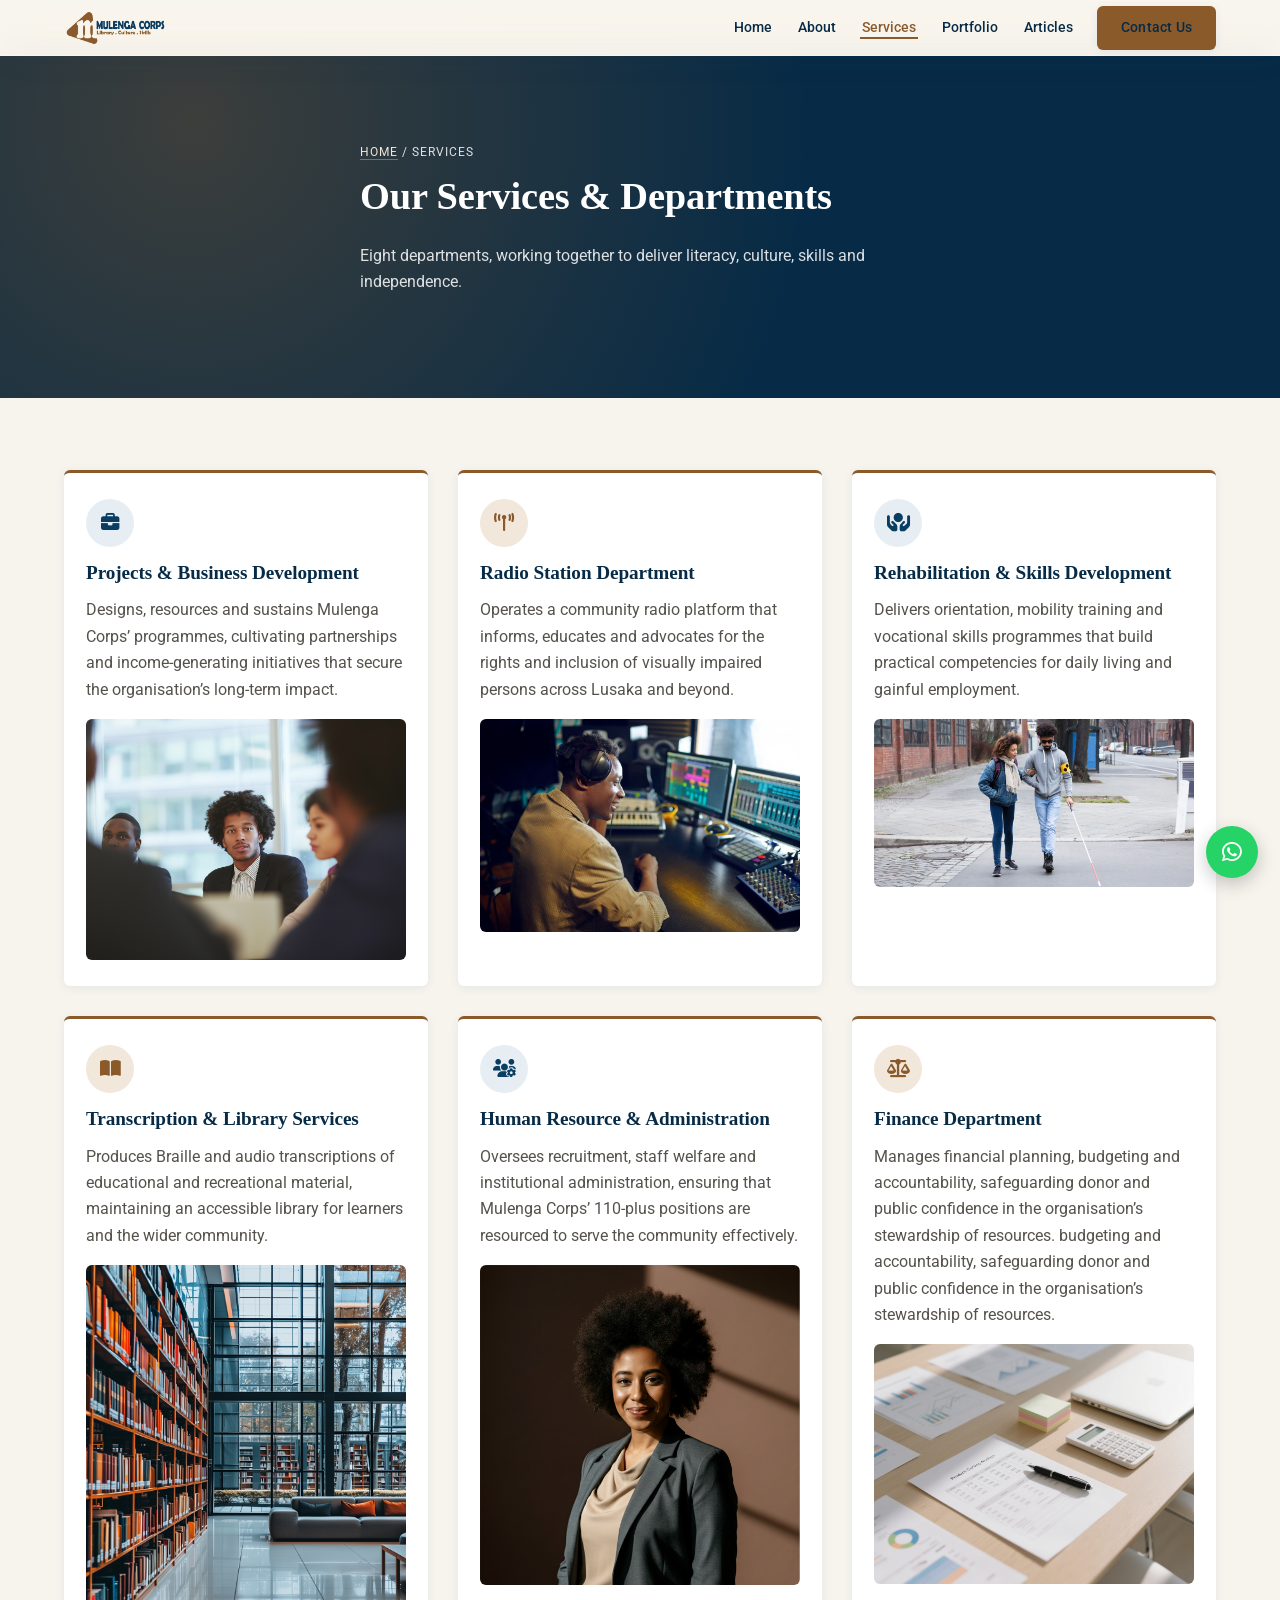
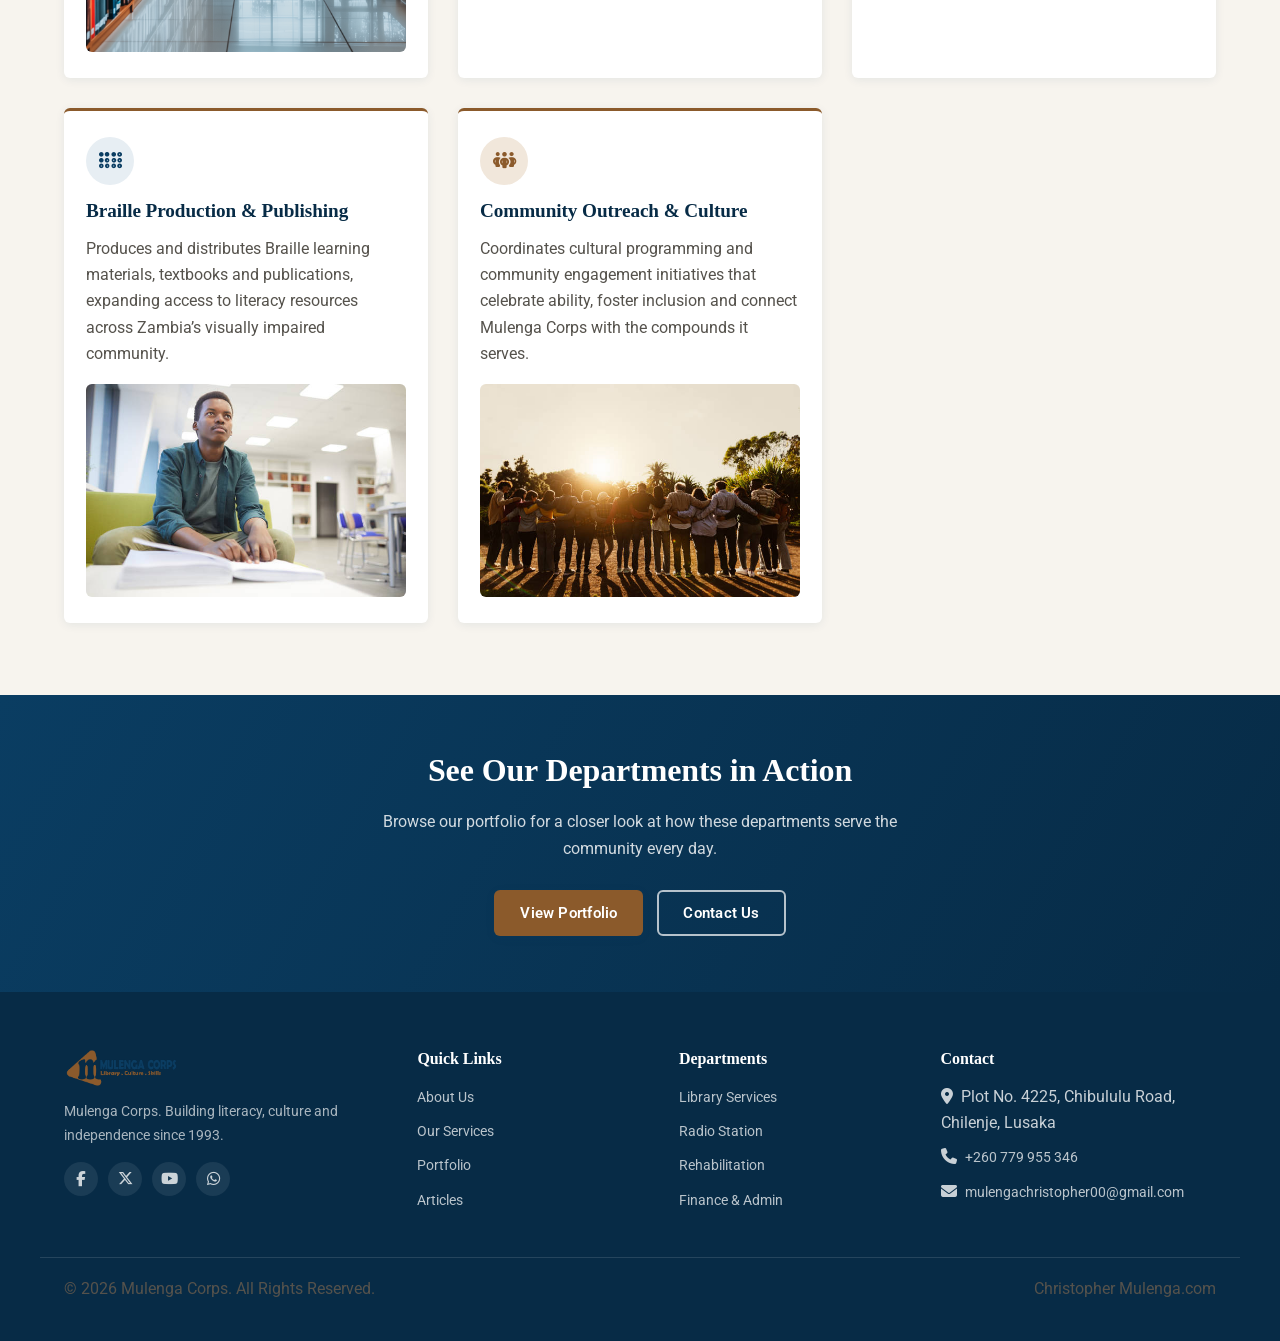
<file: services.html>
<!DOCTYPE html>
<html lang="en">
<head>
<meta charset="UTF-8">
<meta name="viewport" content="width=device-width, initial-scale=1.0">
<title>Our Services &amp; Departments | Mulenga Corps</title>
<meta name="description" content="Explore the eight departments of Mulenga Corps: library, radio, rehabilitation, finance, HR, projects and more.">
<link rel="icon" type="image/png" href="images/favicon.png">
<link rel="preconnect" href="https://fonts.googleapis.com">
<link href="https://fonts.googleapis.com/css2?family=Playfair+Display:wght@600;700;800&family=Roboto:wght@300;400;500;700&display=swap" rel="stylesheet">
<link rel="stylesheet" href="https://cdnjs.cloudflare.com/ajax/libs/font-awesome/6.5.1/css/all.min.css" integrity="sha512-DTOQO9RWCH3ppGqcWaEA1BIZOC6xxalwEsw9c2QQeAIftl+Vegovlnee1c9QX4TctnWMn13TZye+giMm8e2LwA==" crossorigin="anonymous" referrerpolicy="no-referrer">
<link rel="stylesheet" href="assets/css/style.css">
</head>
<body>
<a class="skip-link" href="#main">Skip to main content</a>

<header class="site-header">
  <div class="container">
    <a href="index.html" class="brand" aria-label="Mulenga Corps home">
      <img src="images/logo.png" alt="Mulenga Corps logo">
    </a>
    <nav class="main-nav" aria-label="Primary">
      <ul>
        <li><a href="index.html">Home</a></li>
        <li><a href="about.html">About</a></li>
        <li><a href="services.html">Services</a></li>
        <li><a href="portfolio.html">Portfolio</a></li>
        <li><a href="articles.html">Articles</a></li>
        <li><a href="contact.html" class="btn btn-primary" style="padding:10px 22px;">Contact Us</a></li>
      </ul>
    </nav>
    <button class="hamburger" aria-label="Toggle navigation menu" aria-expanded="false">
      <span></span><span></span><span></span>
    </button>
  </div>
</header>

<main id="main">

  <section class="page-hero">
    <div class="container">
      <p class="breadcrumb"><a href="index.html">Home</a> / Services</p>
      <h1 class="pl-item">Our Services &amp; Departments</h1>
      <p class="pl-item">Eight departments, working together to deliver literacy, culture, skills and independence.</p>
    </div>
  </section>

  <section class="bg-off">
    <div class="container">
      <div class="grid-3" style="gap:30px;">

        <div id="projects" class="dept-card reveal reveal-1">
          <div class="dept-icon"><i class="fa-solid fa-briefcase" aria-hidden="true"></i></div>
          <h3>Projects &amp; Business Development</h3>
          <p>Designs, resources and sustains Mulenga Corps&rsquo; programmes, cultivating partnerships and income-generating initiatives that secure the organisation&rsquo;s long-term impact.</p>
          <img src="images/project.png" alt="Radio station broadcasting equipment" style="border-radius:6px; margin-top:16px;" loading="lazy">
        </div>

        <div id="radio" class="dept-card reveal reveal-2">
          <div class="dept-icon"><i class="fa-solid fa-tower-broadcast" aria-hidden="true"></i></div>
          <h3>Radio Station Department</h3>
          <p>Operates a community radio platform that informs, educates and advocates for the rights and inclusion of visually impaired persons across Lusaka and beyond.</p>
          <img src="images/radio.png" alt="Radio station broadcasting equipment" style="border-radius:6px; margin-top:16px;" loading="lazy">
        </div>

        <div id="rehabilitation" class="dept-card reveal reveal-3">
          <div class="dept-icon"><i class="fa-solid fa-hands-holding-circle" aria-hidden="true"></i></div>
          <h3>Rehabilitation &amp; Skills Development</h3>
          <p>Delivers orientation, mobility training and vocational skills programmes that build practical competencies for daily living and gainful employment.</p>
          <img src="images/rehabilitation.jpg" alt="Rehabilitation and skills training session" style="border-radius:6px; margin-top:16px;" loading="lazy">
        </div>

        <div id="library" class="dept-card reveal reveal-1">
          <div class="dept-icon"><i class="fa-solid fa-book-open" aria-hidden="true"></i></div>
          <h3>Transcription &amp; Library Services</h3>
          <p>Produces Braille and audio transcriptions of educational and recreational material, maintaining an accessible library for learners and the wider community.</p>
          <img src="images/library.png" alt="Library and transcription department" style="border-radius:6px; margin-top:16px;" loading="lazy">
        </div>

        <div id="hr" class="dept-card reveal reveal-2">
          <div class="dept-icon"><i class="fa-solid fa-users-gear" aria-hidden="true"></i></div>
          <h3>Human Resource &amp; Administration</h3>
          <p>Oversees recruitment, staff welfare and institutional administration, ensuring that Mulenga Corps&rsquo; 110-plus positions are resourced to serve the community effectively.</p>
          <img src="images/hr.png" alt="Human resources and administration office" style="border-radius:6px; margin-top:16px;" loading="lazy">
        </div>

        <div id="finance" class="dept-card reveal reveal-3">
          <div class="dept-icon"><i class="fa-solid fa-scale-balanced" aria-hidden="true"></i></div>
          <h3>Finance Department</h3>
          <p>Manages financial planning, budgeting and accountability, safeguarding donor and public confidence in the organisation&rsquo;s stewardship of resources.  budgeting and accountability, safeguarding donor and public confidence in the organisation’s stewardship of resources.</p>
          <img src="images/finance.png" alt="Finance department office" style="border-radius:6px; margin-top:16px;" loading="lazy">
        </div>

        <div id="braille" class="dept-card reveal reveal-1">
          <div class="dept-icon"><i class="fa-solid fa-braille" aria-hidden="true"></i></div>
          <h3>Braille Production &amp; Publishing</h3>
          <p>Produces and distributes Braille learning materials, textbooks and publications, expanding access to literacy resources across Zambia&rsquo;s visually impaired community.</p>
          <img src="images/braille.jpg" alt="Braille production materials" style="border-radius:6px; margin-top:16px;" loading="lazy">
        </div>

        <div id="community" class="dept-card reveal reveal-2">
          <div class="dept-icon"><i class="fa-solid fa-people-group" aria-hidden="true"></i></div>
          <h3>Community Outreach &amp; Culture</h3>
          <p>Coordinates cultural programming and community engagement initiatives that celebrate ability, foster inclusion and connect Mulenga Corps with the compounds it serves.</p>
          <img src="images/community.jpg" alt="Community outreach and cultural activities" style="border-radius:6px; margin-top:16px;" loading="lazy">
        </div>

      </div>
    </div>
  </section>

  <section class="cta-band">
    <div class="container reveal">
      <h2>See Our Departments in Action</h2>
      <p>Browse our portfolio for a closer look at how these departments serve the community every day.</p>
      <div class="hero-actions" style="justify-content:center;">
        <a href="portfolio.html" class="btn btn-primary">View Portfolio</a>
        <a href="contact.html" class="btn btn-outline">Contact Us</a>
      </div>
    </div>
  </section>

</main>

<footer class="site-footer">
  <div class="container footer-grid">
    <div>
      <img src="images/logo.png" alt="Mulenga Corps logo">
      <p>Mulenga Corps. Building literacy, culture and independence since 1993.</p>
      <div class="social-row">
        <a href="#" aria-label="Facebook"><i class="fa-brands fa-facebook-f"></i></a>
        <a href="#" aria-label="Twitter / X"><i class="fa-brands fa-x-twitter"></i></a>
        <a href="#" aria-label="YouTube"><i class="fa-brands fa-youtube"></i></a>
        <a href="https://wa.me/260779955346" aria-label="WhatsApp" target="_blank" rel="noopener"><i class="fa-brands fa-whatsapp"></i></a>
      </div>
    </div>
    <div>
      <h4>Quick Links</h4>
      <ul class="footer-links">
        <li><a href="about.html">About Us</a></li>
        <li><a href="services.html">Our Services</a></li>
        <li><a href="portfolio.html">Portfolio</a></li>
        <li><a href="articles.html">Articles</a></li>
      </ul>
    </div>
    <div>
      <h4>Departments</h4>
      <ul class="footer-links">
        <li><a href="services.html#library">Library Services</a></li>
        <li><a href="services.html#radio">Radio Station</a></li>
        <li><a href="services.html#rehabilitation">Rehabilitation</a></li>
        <li><a href="services.html#finance">Finance &amp; Admin</a></li>
      </ul>
    </div>
    <div>
      <h4>Contact</h4>
      <ul class="footer-links">
        <li><i class="fa-solid fa-location-dot" aria-hidden="true"></i>&nbsp; Plot No. 4225, Chibululu Road, Chilenje, Lusaka</li>
        <li><i class="fa-solid fa-phone" aria-hidden="true"></i>&nbsp; <a href="tel:+260779955346">+260 779 955 346</a></li>
        <li><i class="fa-solid fa-envelope" aria-hidden="true"></i>&nbsp; <a href="mailto:mulengachristopher00@gmail.com">mulengachristopher00@gmail.com</a></li>
      </ul>
    </div>
  </div>
  <div class="container footer-bottom">
    <p>&copy; 2026 Mulenga Corps. All Rights Reserved.</p>
    <p>Christopher Mulenga.com</p>
  </div>
</footer>

<a href="https://wa.me/260779955346" class="whatsapp-float" target="_blank" rel="noopener" aria-label="Chat with us on WhatsApp">
  <i class="fa-brands fa-whatsapp" aria-hidden="true"></i>
</a>
<button id="back-to-top" class="back-to-top" aria-label="Back to top"><i class="fa-solid fa-arrow-up" aria-hidden="true"></i></button>

<script src="assets/js/main.js"></script>
</body>
</html>
</file>
<file: assets/css/style.css>
/* ==========================================================================
   Mulenga Corps — Stylesheet
   Design tokens: deep blue + warm brown, EB Garamond + Roboto
   Signature motif: the braille cell — used as dividers, bullets, hovers
   Refined: lighter typographic scale, restrained icons/buttons, tighter spacing
   ========================================================================== */

:root{
  --blue:        #0A3D62;
  --blue-dark:   #072B46;
  --blue-tint:   #E7EEF3;
  --brown:       #8B5A2B;
  --brown-dark:  #5C4033;
  --brown-tint:  #F1E7DB;
  --white:       #FFFFFF;
  --off-white:   #F7F4EE;
  --grey:        #DDD7CC;
  --text:        #211C17;
  --text-soft:   #55524C;

  --font-display: 'EB Garamond', Georgia, serif;
  --font-body: 'Roboto', -apple-system, Segoe UI, sans-serif;
  --font-mono: 'Roboto Mono', ui-monospace, SFMono-Regular, Menlo, Monaco, Consolas, monospace;

  --radius: 6px;
  --shadow-sm: 0 2px 10px rgba(10,61,98,0.08);
  --shadow-md: 0 8px 24px rgba(10,61,98,0.12);
  --shadow-lg: 0 16px 40px rgba(10,61,98,0.18);

  --container: 1200px;
  --header-h: 56px;

  /* spacing scale */
  --space-section: 72px;
  --space-section-tight: 48px;

  /* type scale */
  --fs-h1: clamp(1.9rem, 3.6vw, 2.55rem);
  --fs-h2: clamp(1.55rem, 2.7vw, 2rem);
  --fs-h3: clamp(1.12rem, 1.5vw, 1.32rem);
  --fs-h4: 1.06rem;
  --fs-body: 1rem;
  --fs-small: .85rem;
  --fs-eyebrow: .76rem;
}

*, *::before, *::after{ box-sizing: border-box; }
html{ scroll-behavior: smooth; }

@media (prefers-reduced-motion: reduce){
  html{ scroll-behavior: auto; }
  *, *::before, *::after{ animation-duration: 0.001ms !important; animation-iteration-count: 1 !important; transition-duration: 0.001ms !important; }
}

body{
  margin:0;
  font-family: var(--font-body);
  color: var(--text);
  background: var(--off-white);
  line-height: 1.65;
  -webkit-font-smoothing: antialiased;
}

img{ max-width:100%; display:block; }
a{ color: inherit; text-decoration: none; }
ul{ list-style:none; margin:0; padding:0; }

h1,h2,h3,h4{
  font-family: var(--font-display);
  font-weight:700; color: var(--blue-dark);
  line-height:1.22; margin: 0 0 .6em;
  letter-spacing:-0.004em;
}
h1{ font-size: var(--fs-h1); }
h2{ font-size: var(--fs-h2); }
h3{ font-size: var(--fs-h3); font-weight:600; line-height:1.3; }
h4{ font-size: var(--fs-h4); font-weight:600; line-height:1.35; }

p{ margin: 0 0 1em; color: var(--text-soft); font-size: var(--fs-body); }

.container{ max-width: var(--container); margin: 0 auto; padding: 0 24px; }

:focus-visible{
  outline: 3px solid var(--brown);
  outline-offset: 2px;
}

.skip-link{
  position:absolute; left:-999px; top:auto;
  background:var(--blue); color:#fff; padding: 12px 20px; z-index:2000; border-radius:0 0 6px 0;
}
.skip-link:focus{ left:0; top:0; }

/* ---------- Braille motif ---------- */
.braille-dot{ display:inline-block; width:6px; height:6px; border-radius:50%; }
.braille-mark{
  display:inline-grid;
  grid-template-columns: repeat(2, 8px);
  grid-template-rows: repeat(3, 8px);
  gap:2px;
  vertical-align:middle;
}
.braille-mark span{ width:6px; height:6px; border-radius:50%; background: var(--brown); opacity:.25; }
.braille-mark span.on{ opacity:1; }

.section-eyebrow{
  display:flex; align-items:center; gap:10px;
  text-transform:uppercase; letter-spacing:.12em; font-size: var(--fs-eyebrow);
  color: var(--brown); font-weight:600; margin-bottom:10px;
}
.divider-braille{
  display:flex; gap:6px; margin: 18px 0;
}
.divider-braille span{
  width:7px; height:7px; border-radius:50%; background: var(--brown);
}
.divider-braille span:nth-child(3n){ background: var(--blue); }
.divider-braille span:nth-child(4n){ opacity:.35; }

/* ---------- Buttons ---------- */
.btn{
  display:inline-flex; align-items:center; justify-content:center; gap:8px;
  padding: 12px 24px;
  min-height: 44px;
  border-radius: var(--radius);
  font-weight:600; font-size:.94rem; line-height:1.2; letter-spacing:.015em;
  border: 2px solid transparent;
  cursor:pointer; transition: transform .22s ease, box-shadow .22s ease, background .22s ease, color .22s ease, border-color .22s ease;
  font-family: var(--font-body);
}
.btn-primary{ background: var(--brown); color:#fff; box-shadow: var(--shadow-sm); }
.btn-primary:hover{ background: var(--brown-dark); transform: translateY(-2px); box-shadow: var(--shadow-md); }
.btn-outline{ background:transparent; border-color: rgba(255,255,255,.7); color:#fff; }
.btn-outline:hover{ background:#fff; color: var(--blue-dark); transform: translateY(-2px); }
.btn-dark{ background: var(--blue); color:#fff; }
.btn-dark:hover{ background: var(--blue-dark); transform: translateY(-2px); box-shadow: var(--shadow-md); }

/* ---------- Header ---------- */
.site-header{
  position: fixed; top:0; left:0; right:0; z-index:1000;
  height: var(--header-h);
  background: rgba(255,255,255,.12);
  backdrop-filter: blur(18px) saturate(1.6);
  -webkit-backdrop-filter: blur(18px) saturate(1.6);
  border-bottom: 1px solid rgba(255,255,255,.25);
  box-shadow: 0 4px 30px rgba(10,61,98,.06);
  transition: background .3s ease, box-shadow .3s ease;
}
.site-header .container{
  height:100%; display:flex; align-items:center; justify-content:space-between;
  position:relative;
}
.site-header.scrolled{
  background: rgba(255,255,255,.72);
  box-shadow: 0 4px 30px rgba(10,61,98,.12);
  border-bottom-color: rgba(200,210,220,.3);
}
.brand{ display:flex; align-items:center; gap:10px; }
.brand img{ height:36px; width:auto; }

.main-nav ul{ display:flex; gap:22px; align-items:center; }
.main-nav a{
  font-weight:500; font-size:.88rem; color: var(--blue-dark);
  position:relative; padding: 4px 2px;
  transition: color .25s ease;
}
.main-nav a::after{
  content:""; position:absolute; left:0; bottom:0; height:2px; width:0;
  background: var(--brown); transition: width .3s ease;
}
.main-nav a:hover::after, .main-nav a.active::after{ width:100%; }
.main-nav a.active{ color: var(--brown); }

.hamburger{
  display:none; flex-direction:column; justify-content:space-between;
  width:26px; height:18px; background:none; border:none; cursor:pointer; padding:0;
}
.hamburger span{ height:2px; width:100%; background: var(--blue); border-radius:2px; transition: transform .3s ease, opacity .3s ease; }
.hamburger.open span:nth-child(1){ transform: translateY(8px) rotate(45deg); }
.hamburger.open span:nth-child(2){ opacity:0; }
.hamburger.open span:nth-child(3){ transform: translateY(-8px) rotate(-45deg); }

/* ---------- Hero ---------- */
.hero{
  position:relative;
  min-height: 78vh;
  display:flex; align-items:center;
  padding: 48px 0;
  margin-top: var(--header-h);
  overflow:hidden;
  background: var(--blue-dark);
}
.hero-bg{
  position:absolute; inset:0; width:100%; height:100%; object-fit:cover; opacity:.55;
}
.hero::before{
  content:""; position:absolute; inset:0;
  background: linear-gradient(120deg, rgba(7,43,70,.92) 20%, rgba(139,90,43,.55) 100%);
}
.hero-content{ position:relative; z-index:2; color:#fff; max-width:700px; }
.hero-content .section-eyebrow{ color: var(--brown-tint); }
.hero-content h1{ color:#fff; font-size: clamp(2rem, 4.2vw, 3.05rem); line-height:1.15; }
.hero-content p{ color: rgba(255,255,255,.88); font-size:1.05rem; max-width:560px; }
.hero-actions{ display:flex; gap:14px; margin-top:28px; flex-wrap:wrap; }

.page-hero{
  min-height: 38vh; display:flex; align-items:center; margin-top: var(--header-h);
  padding: 56px 0;
  position:relative; background: var(--blue-dark); color:#fff; overflow:hidden;
}
.page-hero::before{
  content:""; position:absolute; inset:0;
  background: radial-gradient(circle at 15% 20%, rgba(139,90,43,.4), transparent 55%), var(--blue-dark);
}
.page-hero .container{ position:relative; z-index:2; }
.page-hero h1{ color:#fff; font-size: clamp(1.7rem, 3.2vw, 2.4rem); }
.page-hero p{ color: rgba(255,255,255,.85); max-width:560px; }
.breadcrumb{ font-size:.78rem; color: var(--brown-tint); letter-spacing:.08em; text-transform:uppercase; margin-bottom:10px; }
.breadcrumb a{ color: var(--brown-tint); border-bottom:1px solid rgba(255,255,255,.3); }

/* ---------- Reveal animation ---------- */
.reveal{ opacity:0; transform: translateY(28px); transition: opacity .8s ease, transform .8s ease; }
.reveal.in{ opacity:1; transform: translateY(0); }
.reveal-1{ transition-delay:.1s; }
.reveal-2{ transition-delay:.22s; }
.reveal-3{ transition-delay:.34s; }
.reveal-4{ transition-delay:.46s; }

/* page load fade */
body.page-loading{ opacity:0; }
body.page-loaded{
  opacity:1; transition: opacity .5s ease;
}
.pl-item{ opacity:0; transform: translateY(16px); animation: pageLoad .7s ease forwards; }
@keyframes pageLoad{ to{ opacity:1; transform:translateY(0);} }

/* ---------- Sections ---------- */
section{ padding: var(--space-section) 0; }
.section-tight{ padding: var(--space-section-tight) 0; }
.bg-off{ background: var(--off-white); }
.bg-blue{ background: var(--blue); color:#fff; }
.bg-blue h2, .bg-blue h3{ color:#fff; }
.bg-blue p{ color: rgba(255,255,255,.82); }
.bg-tint{ background: var(--blue-tint); }
.bg-brown-tint{ background: var(--brown-tint); }

.section-head{ max-width:660px; margin-bottom:36px; }
.section-head.center{ margin-left:auto; margin-right:auto; text-align:center; }

/* ---------- Stats & Telemetry (Assistive Tech Design) ---------- */
.section-stats{
  background: #995c5c;
  padding: var(--space-section) 0;
  border-top: 1px solid rgba(10,61,98,0.06);
  border-bottom: 1px solid rgba(10,61,98,0.06);
}

.stats-grid{
  display: grid;
  grid-template-columns: repeat(4, 1fr);
  gap: 20px;
}

.stat-card{
  position: relative;
  text-align: left;
  padding: 24px 22px;
  background: #ffffff;
  border: 1px solid #E1E7EC;
  border-top: 3px solid var(--blue);
  border-radius: var(--radius);
  box-shadow: 0 4px 16px rgba(10, 61, 98, 0.05);
  transition: transform .25s ease, box-shadow .25s ease, border-color .25s ease;
  overflow: hidden;
}

.stat-card::before{
  content: "";
  position: absolute;
  top: 0;
  right: 0;
  width: 32px;
  height: 32px;
  background: radial-gradient(circle at top right, rgba(10, 61, 98, 0.08), transparent 70%);
  pointer-events: none;
}

.stat-card:hover{
  transform: translateY(-3px);
  box-shadow: 0 10px 26px rgba(10, 61, 98, 0.1);
  border-color: #CBD7E2;
  border-top-color: var(--brown);
}

.stat-tech-header{
  display: flex;
  align-items: center;
  justify-content: space-between;
  margin-bottom: 14px;
  padding-bottom: 8px;
  border-bottom: 1px dashed #E5ECF0;
}

.tech-indicator{
  display: inline-flex;
  align-items: center;
  gap: 6px;
  font-family: var(--font-mono);
  font-size: 0.72rem;
  font-weight: 600;
  letter-spacing: 0.08em;
  color: var(--blue);
  text-transform: uppercase;
}

.tech-dot{
  width: 6px;
  height: 6px;
  border-radius: 50%;
  background: #1021b9;
  box-shadow: 0 0 0 2px rgba(16, 185, 129, 0.2);
  display: inline-block;
}

.tech-tag{
  font-size: 0.82rem;
  letter-spacing: 0.1em;
  color: var(--brown);
  opacity: 0.75;
  user-select: none;
}

.stat-num{
  font-family: var(--font-mono);
  font-size: 2.35rem;
  font-weight: 700;
  color: var(--blue-dark);
  line-height: 1.1;
  letter-spacing: -0.03em;
  margin-bottom: 8px;
  font-feature-settings: "tnum" 1, "zero" 1;
}

.stat-label{
  font-size: 0.85rem;
  font-weight: 500;
  text-transform: uppercase;
  letter-spacing: 0.06em;
  color: var(--text-soft);
  display: flex;
  align-items: center;
  gap: 6px;
}

/* ---------- Cards / grids ---------- */
.grid-3{ display:grid; grid-template-columns: repeat(3,1fr); gap:26px; }
.grid-2{ display:grid; grid-template-columns: repeat(2,1fr); gap:36px; align-items:center; }
.grid-4{ display:grid; grid-template-columns: repeat(4,1fr); gap:22px; }

.card{
  background:#fff; border-radius: var(--radius); box-shadow: var(--shadow-sm);
  overflow:hidden; transition: transform .3s ease, box-shadow .3s ease;
  border: 1px solid rgba(10,61,98,.06);
}
.card:hover{ transform: translateY(-5px); box-shadow: var(--shadow-md); }
.card-body{ padding: 22px 22px; }
.card img{ width:100%; height:190px; object-fit:cover; }

.dept-card{
  background:#fff; border-radius: var(--radius); padding: 26px 22px;
  box-shadow: var(--shadow-sm); border-top: 3px solid var(--brown);
  transition: transform .3s ease, box-shadow .3s ease;
}
.dept-card:hover{ transform: translateY(-4px); box-shadow: var(--shadow-md); }
.dept-icon{
  width:48px; height:48px; border-radius:50%; display:flex; align-items:center; justify-content:center;
  background: var(--blue-tint); color: var(--blue); font-size:1.15rem; margin-bottom:14px;
}
.dept-card:nth-child(2n) .dept-icon{ background: var(--brown-tint); color: var(--brown); }

/* ---------- Home preview links ---------- */
.dept-preview-grid{ display:grid; grid-template-columns: repeat(4,1fr); gap:22px; }
.dept-mini{
  display:block; background:#fff; border-radius:var(--radius); padding:22px 18px; text-align:center;
  box-shadow: var(--shadow-sm); transition: transform .3s ease, box-shadow .3s ease, background .3s ease;
}
.dept-mini:hover{ transform: translateY(-4px); box-shadow: var(--shadow-md); background: var(--blue); }
.dept-mini:hover .dept-icon{ background: rgba(255,255,255,.15); color:#fff; }
.dept-mini:hover h4, .dept-mini:hover p{ color:#fff; }
.dept-mini .dept-icon{ margin: 0 auto 12px; }

/* ---------- Portfolio ---------- */
.portfolio-grid{ display:grid; grid-template-columns: repeat(3,1fr); gap:22px; }
.portfolio-item{
  position:relative; border-radius: var(--radius); overflow:hidden; cursor:pointer;
  box-shadow: var(--shadow-sm);
}
.portfolio-item img{ width:100%; height:240px; object-fit:cover; transition: transform .5s ease; }
.portfolio-item:hover img{ transform: scale(1.06); }
.portfolio-overlay{
  position:absolute; inset:0; background: linear-gradient(0deg, rgba(7,43,70,.92), transparent 60%);
  display:flex; flex-direction:column; justify-content:flex-end; padding:18px;
  opacity:0; transition: opacity .3s ease;
}
.portfolio-item:hover .portfolio-overlay{ opacity:1; }
.portfolio-overlay h4{ color:#fff; margin-bottom:4px; }
.portfolio-overlay span{ color: var(--brown-tint); font-size:.8rem; }

/* Lightbox */
.lightbox{
  position:fixed; inset:0; background:rgba(7,10,15,.92); z-index:3000;
  display:flex; align-items:center; justify-content:center; opacity:0; visibility:hidden;
  transition: opacity .35s ease; padding: 30px;
}
.lightbox.open{ opacity:1; visibility:visible; }
.lightbox img{ max-width:88vw; max-height:80vh; border-radius:6px; box-shadow: 0 20px 60px rgba(0,0,0,.5); }
.lightbox-caption{ color:#fff; text-align:center; margin-top:14px; font-family: var(--font-display); font-size:1.05rem; }
.lightbox-close{
  position:absolute; top:22px; right:28px; background:none; border:none; color:#fff; font-size:1.6rem; cursor:pointer; line-height:1;
}
.lightbox-nav{
  position:absolute; top:50%; transform:translateY(-50%); background: rgba(255,255,255,.12); border:none; color:#fff;
  width:44px; height:44px; border-radius:50%; font-size:1.3rem; cursor:pointer; transition: background .25s ease;
}
.lightbox-nav:hover{ background: var(--brown); }
.lightbox-prev{ left:22px; } .lightbox-next{ right:22px; }

/* ---------- Articles ---------- */
.article-card .card-body span.date{
  font-size:.74rem; text-transform:uppercase; letter-spacing:.07em; color: var(--brown); font-weight:600;
}
.read-more{ display:inline-flex; align-items:center; gap:6px; color: var(--blue); font-weight:600; margin-top:8px; font-size:.9rem; }
.read-more:hover{ color: var(--brown); }

/* ---------- Contact ---------- */
.contact-grid{ display:grid; grid-template-columns: 1.1fr 1fr; gap:40px; align-items:start; }
.info-item{ display:flex; gap:14px; margin-bottom:22px; }
.info-icon{
  width:40px; height:40px; border-radius:50%; background: var(--blue-tint); color: var(--blue);
  display:flex; align-items:center; justify-content:center; flex-shrink:0; font-size:1rem;
}
.form-group{ margin-bottom:16px; }
.form-group label{ display:block; font-weight:600; margin-bottom:6px; font-size:.88rem; color: var(--blue-dark); }
.form-group input, .form-group textarea{
  width:100%; padding:12px 14px; border:1px solid var(--grey); border-radius: var(--radius);
  font-family: var(--font-body); font-size:.95rem; background:#fff; transition: border-color .25s ease, box-shadow .25s ease;
}
.form-group input:focus, .form-group textarea:focus{
  outline:none; border-color: var(--brown); box-shadow: 0 0 0 3px rgba(139,90,43,.15);
}
.form-group.error input, .form-group.error textarea{ border-color:#b3261e; }
.field-error{ color:#b3261e; font-size:.8rem; margin-top:5px; display:none; }
.form-group.error .field-error{ display:block; }
.form-msg{
  padding:14px 16px; border-radius: var(--radius); margin-top:16px; display:none; font-weight:500; font-size:.92rem;
}
.form-msg.show{ display:block; }
.form-msg.success{ background:#e6f4ea; color:#1e7a34; border:1px solid #b7e3c3; }
.form-msg.error{ background:#fbe9e7; color:#b3261e; border:1px solid #f3c2bd; }
.map-wrap{ margin-top:22px; border-radius: var(--radius); overflow:hidden; box-shadow: var(--shadow-sm); }
.map-placeholder{
  height:240px; background: var(--blue-tint) url('data:image/svg+xml;utf8,<svg xmlns="http://www.w3.org/2000/svg" width="100" height="100"><circle cx="50" cy="50" r="2" fill="%230A3D62" opacity="0.15"/></svg>');
  display:flex; align-items:center; justify-content:center; flex-direction:column; gap:8px; color: var(--blue-dark); text-align:center; padding:20px;
}

/* ---------- Footer ---------- */
.site-footer{ background: var(--blue-dark); color: rgba(255,255,255,.78); padding: 56px 0 22px; }
.footer-grid{ display:grid; grid-template-columns: 1.4fr 1fr 1fr 1.2fr; gap:32px; }
.footer-grid h4{ color:#fff; font-size:1rem; margin-bottom:14px; }
.footer-grid img{ height:40px; margin-bottom:12px; }
.footer-grid p{ color: rgba(255,255,255,.65); font-size:.9rem; }
.footer-links li{ margin-bottom:8px; }
.footer-links a{ color: rgba(255,255,255,.72); transition: color .25s ease, padding-left .25s ease; font-size:.9rem; }
.footer-links a:hover{ color: var(--brown-tint); padding-left:4px; }
.footer-bottom{
  border-top:1px solid rgba(255,255,255,.12); margin-top:36px; padding-top:18px;
  display:flex; justify-content:space-between; align-items:center; flex-wrap:wrap; gap:12px;
  font-size:.82rem; color: rgba(255,255,255,.55);
}
.social-row{ display:flex; gap:10px; }
.social-row a{
  width:34px; height:34px; border-radius:50%; background: rgba(255,255,255,.08); display:flex; align-items:center;
  justify-content:center; font-size:.95rem; transition: background .25s ease, transform .25s ease;
}
.social-row a:hover{ background: var(--brown); transform: translateY(-2px); }

/* ---------- Floating buttons ---------- */
.whatsapp-float{
  position:fixed; right:22px; bottom:22px; z-index:1500;
  width:52px; height:52px; border-radius:50%; background:#25D366; color:#fff;
  display:flex; align-items:center; justify-content:center; box-shadow: 0 6px 18px rgba(0,0,0,.22);
  font-size:1.4rem; transition: transform .3s ease, box-shadow .3s ease;
  animation: floatPulse 3s ease-in-out infinite;
}
.whatsapp-float:hover{ transform: scale(1.06); box-shadow: 0 8px 22px rgba(0,0,0,.28); }
@keyframes floatPulse{ 0%,100%{ box-shadow:0 6px 18px rgba(37,211,102,.28);} 50%{ box-shadow:0 6px 22px rgba(37,211,102,.45);} }

.back-to-top{
  position:fixed; right:22px; bottom:86px; z-index:1400;
  width:42px; height:42px; border-radius:50%; background: var(--blue); color:#fff; border:none;
  display:flex; align-items:center; justify-content:center; cursor:pointer; font-size:.95rem;
  opacity:0; visibility:hidden; transform: translateY(10px);
  transition: opacity .3s ease, transform .3s ease, visibility .3s ease, background .3s ease;
  box-shadow: var(--shadow-sm);
}
.back-to-top.show{ opacity:1; visibility:visible; transform: translateY(0); }
.back-to-top:hover{ background: var(--brown); }

/* ---------- Icon sizing (font icons + inline SVG) ---------- */
/* Font-based icons scale with font-size; inline SVGs are pinned to 1em so both behave identically. */
.dept-icon svg,
.info-icon svg,
.social-row svg,
.whatsapp-float svg,
.back-to-top svg,
.lightbox-close svg,
.lightbox-nav svg{
  width: 1em;
  height: 1em;
  display: block;
}

/* ---------- Misc components ---------- */
.leader-card{ display:flex; gap:20px; align-items:center; background:#fff; padding:22px; border-radius:var(--radius); box-shadow: var(--shadow-sm); }
.leader-card img{ width:96px; height:96px; border-radius:50%; object-fit:cover; }
/* ---------- Milestones (Assistive Tech Style) ---------- */
.section-milestones{
  background: #ffffff;
  padding: var(--space-section) 0;
  border-top: 1px solid rgba(10,61,98,0.06);
  border-bottom: 1px solid rgba(10,61,98,0.06);
}

.milestones{
  display: grid;
  grid-template-columns: repeat(4, 1fr);
  gap: 20px;
  margin-top: 24px;
}

.milestone{
  position: relative;
  text-align: left;
  padding: 24px 22px;
  background: #ffffff;
  border: 1px solid #E1E7EC;
  border-top: 3px solid var(--blue);
  border-radius: var(--radius);
  box-shadow: 0 4px 16px rgba(10, 61, 98, 0.05);
  transition: transform .25s ease, box-shadow .25s ease, border-color .25s ease;
  overflow: hidden;
}

.milestone::before{
  content: "";
  position: absolute;
  top: 0;
  right: 0;
  width: 32px;
  height: 32px;
  background: radial-gradient(circle at top right, rgba(10, 61, 98, 0.08), transparent 70%);
  pointer-events: none;
}

.milestone:hover{
  transform: translateY(-3px);
  box-shadow: 0 10px 26px rgba(10, 61, 98, 0.1);
  border-color: #CBD7E2;
  border-top-color: var(--brown);
}

.milestone strong{
  display: block;
  font-family: var(--font-mono);
  font-size: 2.35rem;
  font-weight: 700;
  color: var(--blue-dark);
  line-height: 1.1;
  letter-spacing: -0.03em;
  margin-bottom: 8px;
  font-feature-settings: "tnum" 1, "zero" 1;
}

.milestone-label{
  display: block;
  font-size: 0.85rem;
  font-weight: 500;
  text-transform: uppercase;
  letter-spacing: 0.06em;
  color: var(--text-soft);
}

.cta-band{
  background: linear-gradient(120deg, var(--blue), var(--blue-dark)); color:#fff; text-align:center; padding: 56px 0;
  position:relative; overflow:hidden;
}
.cta-band h2{ color:#fff; }
.cta-band p{ color: rgba(255,255,255,.82); max-width:540px; margin-left:auto; margin-right:auto; }

.involve-card{ background:#fff; border-radius:var(--radius); overflow:hidden; box-shadow: var(--shadow-sm); }
.involve-card img{ height:200px; object-fit:cover; }

/* lazy fade-in for images */
img[loading="lazy"]{ opacity:0; transition: opacity .6s ease; }
img.loaded{ opacity:1; }

/* ---------- Responsive ---------- */
@media (max-width: 1024px){
  .grid-4{ grid-template-columns: repeat(2,1fr); }
  .dept-preview-grid{ grid-template-columns: repeat(2,1fr); }
  .stats-grid{ grid-template-columns: repeat(2,1fr); }
  .footer-grid{ grid-template-columns: 1fr 1fr; }
}
@media (max-width: 900px){
  .grid-3{ grid-template-columns: 1fr 1fr; }
  .portfolio-grid{ grid-template-columns: 1fr 1fr; }
  .grid-2{ grid-template-columns:1fr; }
  .contact-grid{ grid-template-columns:1fr; }
  .milestones{ grid-template-columns: repeat(2,1fr); }
}
@media (max-width: 760px){
  :root{ --header-h: 52px; --space-section: 56px; --space-section-tight: 40px; }

  .main-nav{
    position:fixed; top: var(--header-h); left:0; right:0; z-index:999;
    background: rgba(255,255,255,.18); backdrop-filter: blur(20px) saturate(1.5); -webkit-backdrop-filter: blur(20px) saturate(1.5);
    border-bottom: 1px solid rgba(255,255,255,.2);
    max-height:0; overflow:hidden;
    transition: max-height .35s ease, box-shadow .35s ease;
    box-shadow: none;
  }
  .main-nav.open{ max-height:520px; box-shadow: 0 8px 20px rgba(10,61,98,.14); }
  .main-nav ul{ flex-direction:column; gap:0; padding:6px 0 14px; }
  .main-nav li{ border-bottom:1px solid var(--grey); }
  .main-nav li:last-child{ border-bottom:none; }
  .main-nav a{ display:flex; align-items:center; padding:13px 20px; font-size:.95rem; transition: background .2s ease, color .2s ease; }
  .main-nav a::after{ display:none; }
  .main-nav a:hover{ background: rgba(231,238,243,.7); color: var(--brown); }
  .main-nav a.active{ background: rgba(241,231,219,.7); color: var(--brown); border-left:3px solid var(--brown); padding-left:17px; }
  .main-nav .btn-primary{ margin:10px 20px 6px; display:block; width:calc(100% - 40px); padding:12px 24px; text-align:center; border-radius: var(--radius); }
  .main-nav .btn-primary:hover{ background: var(--brown-dark); }

  .hamburger{ display:flex; z-index:1001; }

  .hero{ min-height: 72vh; padding: 40px 0; }
  .hero-content p{ font-size:1rem; }
  .page-hero{ min-height: 32vh; padding: 44px 0; }

  .grid-3, .grid-4, .dept-preview-grid, .portfolio-grid{ grid-template-columns: 1fr; }
  .stats-grid{ grid-template-columns: 1fr 1fr; }
  .milestones{ grid-template-columns: 1fr 1fr; }
  .footer-grid{ grid-template-columns: 1fr; }
  .leader-card{ flex-direction:column; text-align:center; }

  .card img{ height:180px; }
  .portfolio-item img{ height:220px; }

  .whatsapp-float{ width:46px; height:46px; right:16px; bottom:16px; font-size:1.2rem; }
  .back-to-top{ width:40px; height:40px; right:16px; bottom:72px; font-size:.9rem; }
}

@media (max-width: 520px){
  .stats-grid, .milestones{ grid-template-columns: 1fr; }
  .stat-card, .milestone{ padding: 18px 16px; }
  .stat-num, .milestone strong{ font-size: 2rem; }
}
</file>
